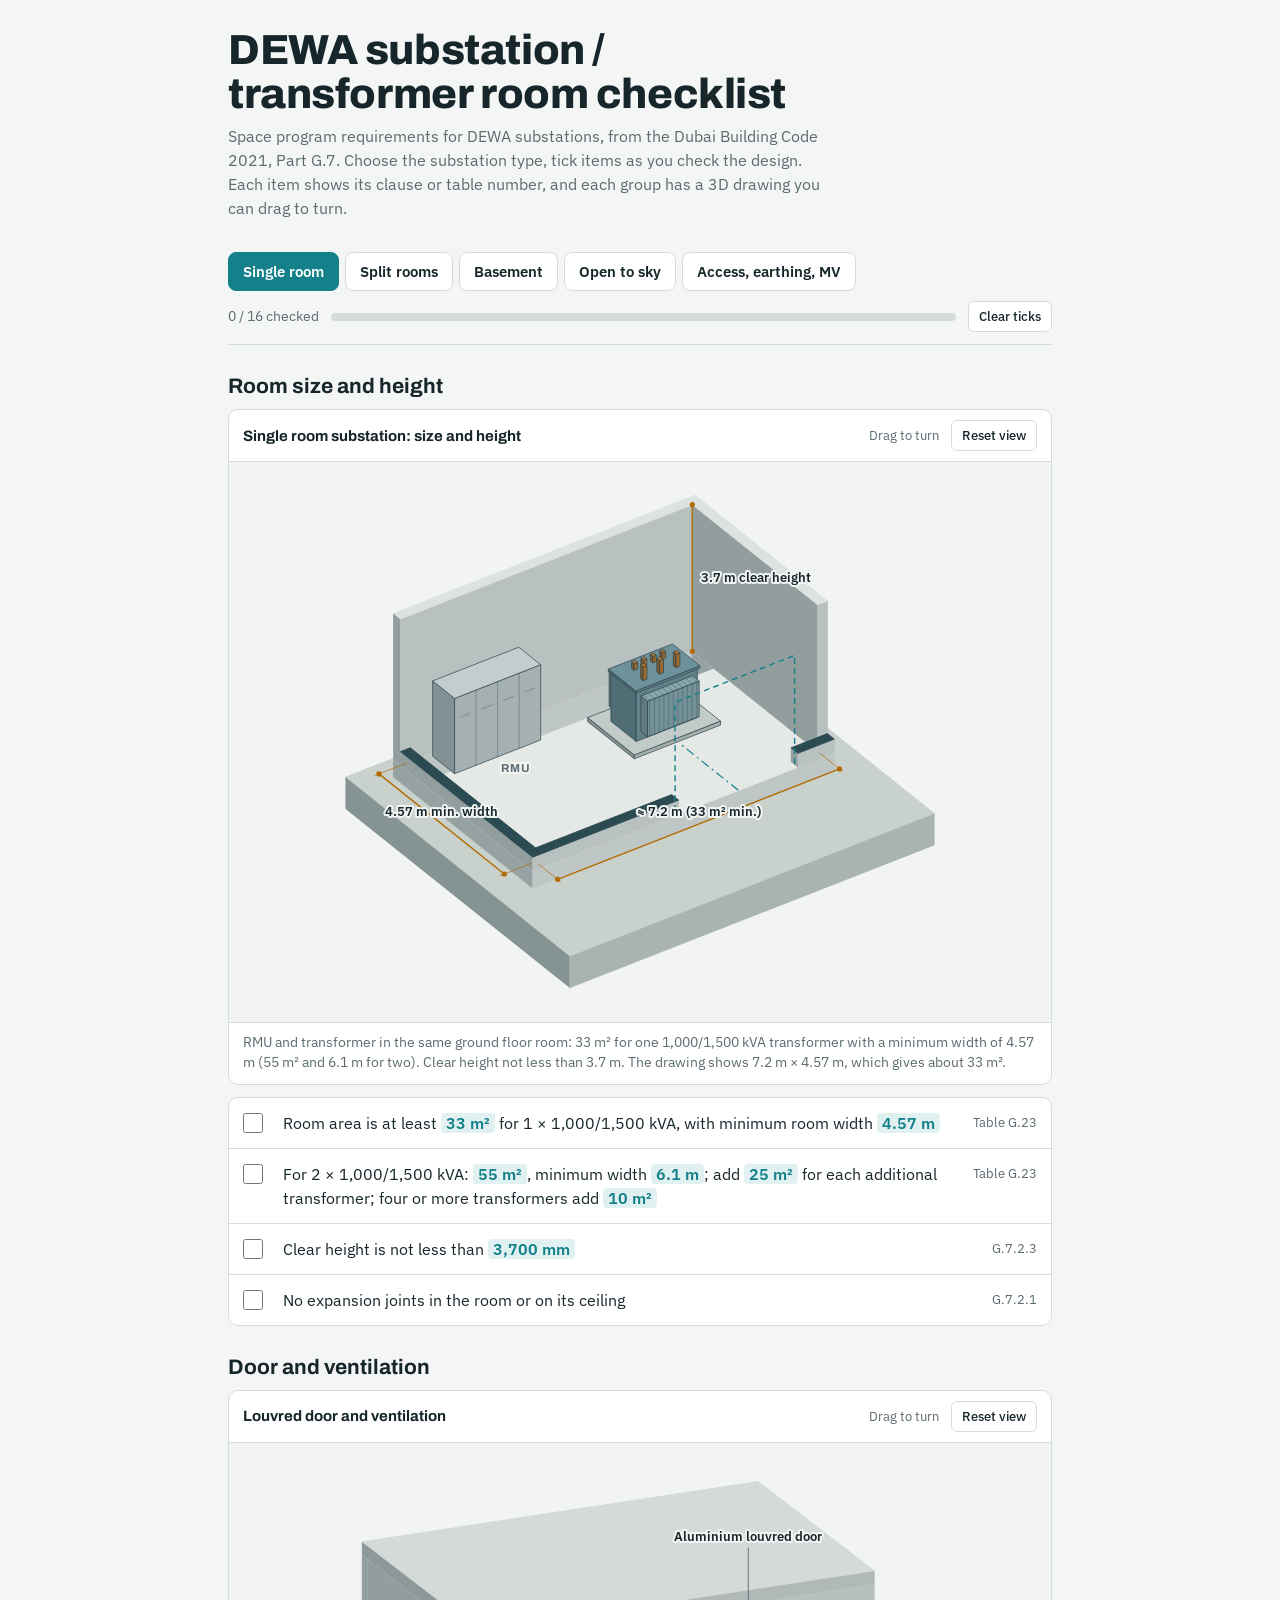
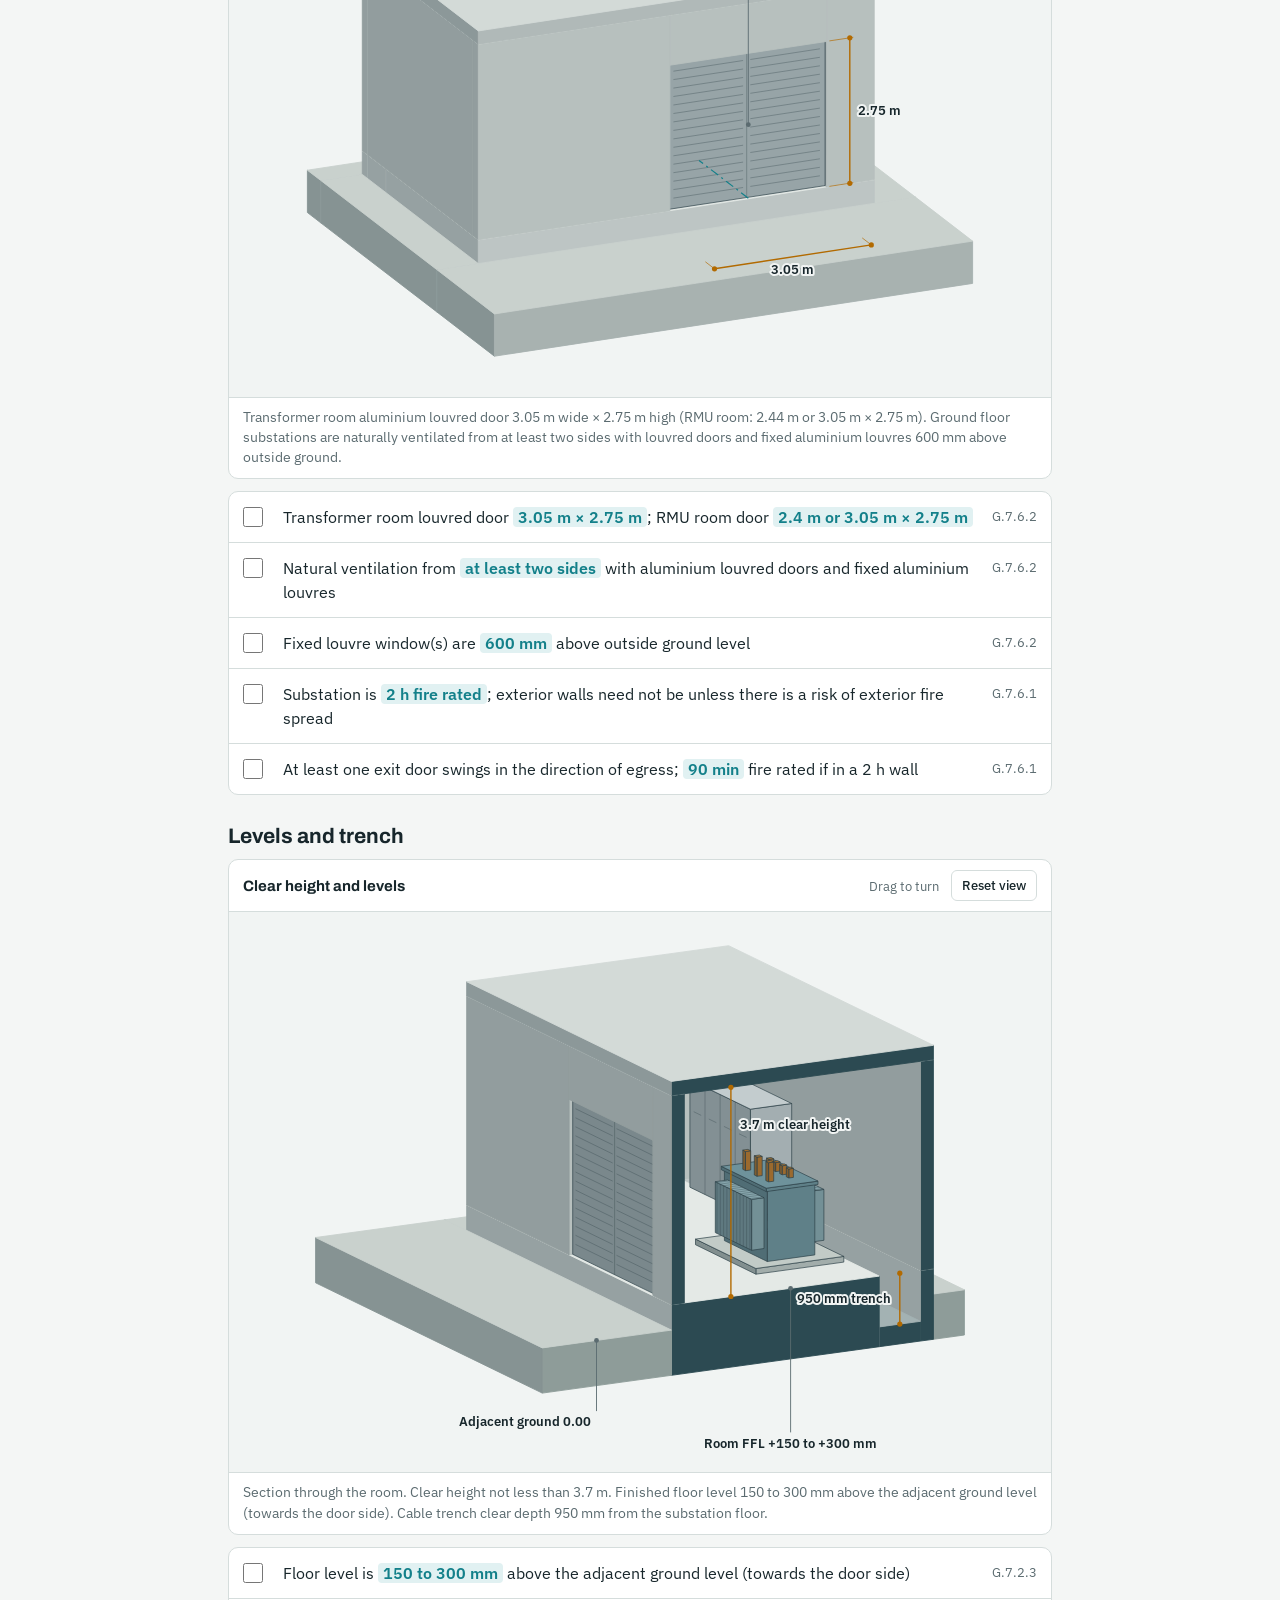
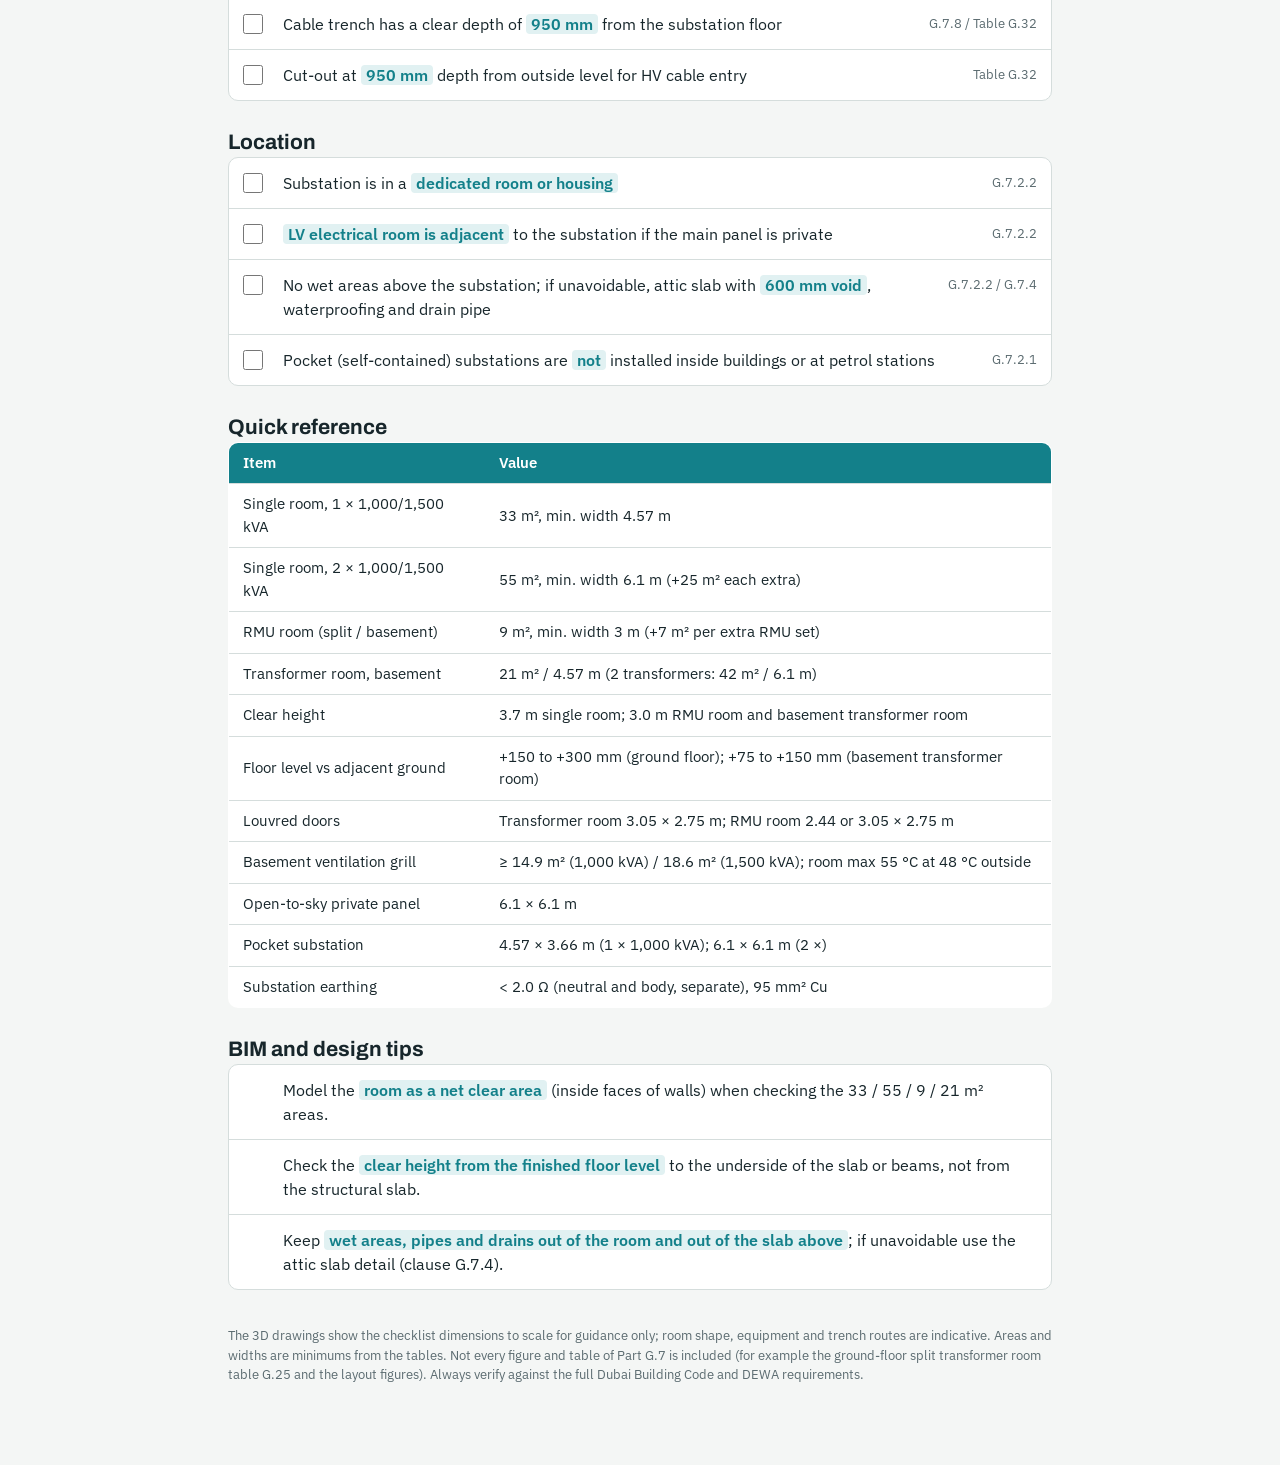
<file: dewa-substation.html>
<!doctype html><html><head><meta charset=utf8><meta name=viewport content="width=device-width,initial-scale=1,viewport-fit=cover"><style>:root{color-scheme:light;box-sizing:border-box;padding-top:env(safe-area-inset-top,0px);padding-bottom:env(safe-area-inset-bottom,0px)}html{scroll-padding-top:env(safe-area-inset-top,0px)}body{margin:0;padding:0;font:14px -apple-system,BlinkMacSystemFont,sans-serif;background:#faf9f5;color:#141413}img{max-width:100%}[hidden]:not([hidden=until-found i]){display:none!important}</style></head><body>
<title>DEWA Substation Checklist</title>
<link rel="preconnect" href="https://fonts.googleapis.com">
<link rel="preconnect" href="https://fonts.gstatic.com" crossorigin>
<link href="https://fonts.googleapis.com/css2?family=Archivo:wght@500;700;800&family=IBM+Plex+Sans:wght@400;500;600&display=swap" rel="stylesheet">
<style>
/* Layout: one reading column; each checklist group carries its own 3D drawing, cut away like a substation model. */
:root{
  --bg:#F4F6F5;--card:#FFFFFF;--ink:#17262B;--mute:#5B6B70;--line:#D5DDDC;
  --teal:#13808A;--teal-soft:#E1F1F2;--amber:#B26A00;--amber-soft:#FFF1D6;--done:#8A9A9E;
  /* 3D drawing materials */
  --stage:#F1F4F3;--m-ground:#C9D1CD;--m-floor:#E4E9E6;--m-wall:#DCE2DF;--m-trench:#A3B2B3;--m-cut:#2C4A52;--m-cutg:#8E9C99;
  --m-pad:#C2CBC7;--m-tx:#6E929B;--m-fin:#87A6AD;--m-bush:#B9772A;--m-door:#B4BFC2;--m-grill:#93A4A8;--m-roof:#D3DAD7;
  --m-panel:#C3CCCE;--m-ramp:#D2D8D4;--m-shade:#22363C;--edge:#2F4349;
  box-sizing:border-box;padding-top:env(safe-area-inset-top,0px);padding-bottom:env(safe-area-inset-bottom,0px);
}
@media (prefers-color-scheme:dark){:root:not([data-theme="light"]){
  --bg:#0F1A1D;--card:#17262B;--ink:#E8EFEF;--mute:#93A5A9;--line:#2B3F45;
  --teal:#4FC3CE;--teal-soft:#16363B;--amber:#F2B04C;--amber-soft:#3A2D12;--done:#6C8085;
  --stage:#132024;--m-ground:#263A3F;--m-floor:#364B51;--m-wall:#465B61;--m-trench:#1D2D32;--m-cut:#8FB0B6;--m-cutg:#56696C;
  --m-pad:#52696F;--m-tx:#6C97A1;--m-fin:#7FA8B1;--m-bush:#D69A45;--m-door:#8CA2A8;--m-grill:#6E858B;--m-roof:#3E5359;
  --m-panel:#5D757B;--m-ramp:#30454A;--m-shade:#0A1417;--edge:#0C181B;color-scheme:dark}}
:root[data-theme="dark"]{
  --bg:#0F1A1D;--card:#17262B;--ink:#E8EFEF;--mute:#93A5A9;--line:#2B3F45;
  --teal:#4FC3CE;--teal-soft:#16363B;--amber:#F2B04C;--amber-soft:#3A2D12;--done:#6C8085;
  --stage:#132024;--m-ground:#263A3F;--m-floor:#364B51;--m-wall:#465B61;--m-trench:#1D2D32;--m-cut:#8FB0B6;--m-cutg:#56696C;
  --m-pad:#52696F;--m-tx:#6C97A1;--m-fin:#7FA8B1;--m-bush:#D69A45;--m-door:#8CA2A8;--m-grill:#6E858B;--m-roof:#3E5359;
  --m-panel:#5D757B;--m-ramp:#30454A;--m-shade:#0A1417;--edge:#0C181B;color-scheme:dark}
html{scroll-padding-top:env(safe-area-inset-top,0px)}
*{box-sizing:border-box}
body{margin:0;background:var(--bg);color:var(--ink);font:400 16px/1.5 "IBM Plex Sans",system-ui,sans-serif}
.wrap{max-width:860px;margin:0 auto;padding-block:28px 80px;padding-inline:18px}
h1{font:800 clamp(28px,6vw,42px)/1.05 "Archivo",system-ui,sans-serif;margin:0 0 8px;letter-spacing:-.01em;text-wrap:balance}
.sub{color:var(--mute);margin:0 0 22px;max-width:60ch}
.bar{position:sticky;top:env(safe-area-inset-top,0px);z-index:5;background:var(--bg);padding:10px 0 12px;border-bottom:1px solid var(--line);margin-bottom:6px}
.tabs{display:flex;gap:6px;flex-wrap:wrap}
.tab{font:600 15px "IBM Plex Sans",system-ui,sans-serif;padding:9px 14px;border:1.5px solid var(--line);background:var(--card);color:var(--ink);border-radius:8px;cursor:pointer}
.tab[aria-selected="true"]{background:var(--teal);border-color:var(--teal);color:#fff}
@media (prefers-color-scheme:dark){:root:not([data-theme="light"]) .tab[aria-selected="true"]{color:#07191C}}
:root[data-theme="dark"] .tab[aria-selected="true"]{color:#07191C}
.tab:focus-visible,.row:focus-within,.btn:focus-visible,.stage:focus-visible{outline:3px solid var(--amber);outline-offset:2px}
.prog{display:flex;align-items:center;gap:12px;margin-top:10px;font-size:14px;color:var(--mute)}
.meter{flex:1;height:8px;background:var(--line);border-radius:4px;overflow:hidden}
.meter i{display:block;height:100%;width:0;background:var(--teal);transition:width .25s}
.btns{display:flex;gap:8px;margin-left:auto}
.btn{font:500 13px "IBM Plex Sans",system-ui,sans-serif;padding:6px 10px;border:1px solid var(--line);background:var(--card);color:var(--ink);border-radius:6px;cursor:pointer}
h2{font:700 21px "Archivo",system-ui,sans-serif;margin:30px 0 4px}
.note{font-size:14px;color:var(--mute);margin:0 0 10px}
.group{background:var(--card);border:1px solid var(--line);border-radius:10px;overflow:hidden}
.row{display:grid;grid-template-columns:28px 1fr auto;gap:12px;align-items:start;padding:13px 14px;border-top:1px solid var(--line);cursor:pointer}
.row:first-child{border-top:0}
.row input{width:20px;height:20px;margin:2px 0 0;accent-color:var(--teal)}
.row b{font-weight:600;color:var(--teal);background:var(--teal-soft);padding:0 5px;border-radius:4px}
.row.done .t{color:var(--done);text-decoration:line-through;text-decoration-color:var(--line)}
.row.done b{color:var(--done);background:transparent}
.cl{font-size:13px;color:var(--mute);white-space:nowrap;padding-top:2px}

/* 3D drawings */
.fig3{margin:12px 0 12px;background:var(--card);border:1px solid var(--line);border-radius:10px;overflow:hidden}
.fh{display:flex;align-items:center;gap:6px 12px;flex-wrap:wrap;padding:10px 14px}
.ft{font:700 15px "Archivo",system-ui,sans-serif}
.hint{font-size:12.5px;color:var(--mute);margin-left:auto}
.stage{background:var(--stage);border-block:1px solid var(--line);cursor:grab;touch-action:pan-y;-webkit-user-select:none;user-select:none}
.stage:active{cursor:grabbing}
.stage svg{display:block;width:100%}
.fig3 figcaption{padding:9px 14px 11px;font-size:13.5px;color:var(--mute)}
.f{fill:var(--c);fill:color-mix(in srgb,var(--c) var(--k),var(--m-shade));stroke:var(--c);stroke:color-mix(in srgb,var(--c) var(--k),var(--m-shade));stroke-width:.9;stroke-linejoin:round}
.f.e{stroke:var(--edge);stroke-width:.7}
.m-ground{--c:var(--m-ground)}.m-floor{--c:var(--m-floor)}.m-wall{--c:var(--m-wall)}.m-trench{--c:var(--m-trench)}
.m-cut{--c:var(--m-cut)}.m-cutg{--c:var(--m-cutg)}.m-pad{--c:var(--m-pad)}.m-tx{--c:var(--m-tx)}.m-fin{--c:var(--m-fin)}
.m-bush{--c:var(--m-bush)}.m-door{--c:var(--m-door)}.m-grill{--c:var(--m-grill)}.m-roof{--c:var(--m-roof)}
.m-panel{--c:var(--m-panel)}.m-ramp{--c:var(--m-ramp)}
.dl{fill:none;stroke:var(--edge);stroke-width:.6;opacity:.55}
.dm{fill:none;stroke:var(--amber);stroke-width:1.4}
.dx{fill:none;stroke:var(--amber);stroke-width:.8;opacity:.85}
.dt{fill:var(--amber)}
.gh{fill:none;stroke:var(--teal);stroke-width:1.4;stroke-dasharray:6 4}
.sw{fill:none;stroke:var(--amber);stroke-width:1.2;stroke-dasharray:4 4}
.cn{fill:none;stroke:var(--teal);stroke-width:1.2;stroke-dasharray:9 4 2 4}
.ld{fill:none;stroke:var(--mute);stroke-width:.9}
.lp{fill:var(--mute)}
.lb{font:600 12.5px "IBM Plex Sans",system-ui,sans-serif;fill:var(--ink);paint-order:stroke;stroke:var(--stage);stroke-width:4px;stroke-linejoin:round}
.lb.rn{font:700 11.5px "Archivo",system-ui,sans-serif;letter-spacing:.06em;fill:var(--mute)}

.also{margin-top:34px;padding:10px 14px;background:var(--amber-soft);color:var(--ink);border-left:4px solid var(--amber);border-radius:4px;font-size:14px}
table{width:100%;border-collapse:collapse;background:var(--card);border:1px solid var(--line);border-radius:10px;overflow:hidden;font-size:15px}
th,td{text-align:left;padding:9px 14px;border-top:1px solid var(--line)}
th{background:var(--teal);color:#fff;border-top:0;font-weight:600}
@media (prefers-color-scheme:dark){:root:not([data-theme="light"]) th{color:#07191C}}
:root[data-theme="dark"] th{color:#07191C}
.scroll{overflow-x:auto}
.look{display:flex;flex-wrap:wrap;align-items:center;gap:12px;background:var(--card);border:1px solid var(--line);border-radius:10px;padding:14px;margin-bottom:12px}
.look label{font-weight:600}
select{font:500 16px "IBM Plex Sans",system-ui,sans-serif;padding:8px 10px;border:1.5px solid var(--line);border-radius:8px;background:var(--bg);color:var(--ink);max-width:100%}
select:focus-visible{outline:3px solid var(--amber);outline-offset:2px}
.res{font:800 28px "Archivo",system-ui,sans-serif;color:var(--teal);margin-left:auto}
tr.hit td{background:var(--teal-soft);font-weight:600}
footer{margin-top:36px;font-size:13px;color:var(--mute)}
@media (max-width:520px){.row{grid-template-columns:28px 1fr}.cl{grid-column:2;padding-top:0}.hint{margin-left:0}}
@media (prefers-reduced-motion:reduce){.meter i{transition:none}}
@media print{.bar .tabs,.btns,.hint,.fh .btn{display:none}.bar{position:static}body{background:#fff}.fig3,.group{break-inside:avoid}}
</style>

<div class="wrap">
  <h1>DEWA substation / transformer room checklist</h1>
  <p class="sub">Space program requirements for DEWA substations, from the Dubai Building Code 2021, Part G.7. Choose the substation type, tick items as you check the design. Each item shows its clause or table number, and each group has a 3D drawing you can drag to turn.</p>

  <div class="bar">
    <div class="tabs" role="tablist" id="tabs"></div>
    <div class="prog"><span id="count">0 / 0</span><div class="meter"><i id="fill"></i></div>
      <div class="btns"><button class="btn" id="reset">Clear ticks</button></div></div>
  </div>

  <div id="list"></div>

  <h2>Quick reference</h2>
  <div class="scroll"><table>
    <tr><th>Item</th><th>Value</th></tr>
    <tr><td>Single room, 1 × 1,000/1,500 kVA</td><td>33 m², min. width 4.57 m</td></tr>
    <tr><td>Single room, 2 × 1,000/1,500 kVA</td><td>55 m², min. width 6.1 m (+25 m² each extra)</td></tr>
    <tr><td>RMU room (split / basement)</td><td>9 m², min. width 3 m (+7 m² per extra RMU set)</td></tr>
    <tr><td>Transformer room, basement</td><td>21 m² / 4.57 m (2 transformers: 42 m² / 6.1 m)</td></tr>
    <tr><td>Clear height</td><td>3.7 m single room; 3.0 m RMU room and basement transformer room</td></tr>
    <tr><td>Floor level vs adjacent ground</td><td>+150 to +300 mm (ground floor); +75 to +150 mm (basement transformer room)</td></tr>
    <tr><td>Louvred doors</td><td>Transformer room 3.05 × 2.75 m; RMU room 2.44 or 3.05 × 2.75 m</td></tr>
    <tr><td>Basement ventilation grill</td><td>≥ 14.9 m² (1,000 kVA) / 18.6 m² (1,500 kVA); room max 55 °C at 48 °C outside</td></tr>
    <tr><td>Open-to-sky private panel</td><td>6.1 × 6.1 m</td></tr>
    <tr><td>Pocket substation</td><td>4.57 × 3.66 m (1 × 1,000 kVA); 6.1 × 6.1 m (2 ×)</td></tr>
    <tr><td>Substation earthing</td><td>&lt; 2.0 Ω (neutral and body, separate), 95 mm² Cu</td></tr>
  </table></div>

  <h2>BIM and design tips</h2>
  <div class="group">
    <div class="row" style="cursor:default"><span></span><span>Model the <b>room as a net clear area</b> (inside faces of walls) when checking the 33 / 55 / 9 / 21 m² areas.</span><span></span></div>
    <div class="row" style="cursor:default"><span></span><span>Check the <b>clear height from the finished floor level</b> to the underside of the slab or beams, not from the structural slab.</span><span></span></div>
    <div class="row" style="cursor:default"><span></span><span>Keep <b>wet areas, pipes and drains out of the room and out of the slab above</b>; if unavoidable use the attic slab detail (clause G.7.4).</span><span></span></div>
  </div>

  <footer>The 3D drawings show the checklist dimensions to scale for guidance only; room shape, equipment and trench routes are indicative. Areas and widths are minimums from the tables. Not every figure and table of Part G.7 is included (for example the ground-floor split transformer room table G.25 and the layout figures). Always verify against the full Dubai Building Code and DEWA requirements.</footer>
</div>

<script>
/* ================= 3D drawings: small box modeller drawn as SVG ================= */
var F3=(function(){
var T=.25,FFL=.45,TRZ=-.45,GB=-.8,RAD=Math.PI/180;
function B(x0,y0,z0,x1,y1,z1,m,o){var b={a:[x0,y0,z0],b:[x1,y1,z1],m:m},k;if(o)for(k in o)b[k]=o[k];return b}
function add(p,o){return [p[0]+o[0],p[1]+o[1],p[2]+o[2]]}
function mul(o,k){return [o[0]*k,o[1]*k,o[2]*k]}
function cl(b){var c={},k;for(k in b)c[k]=b[k];c.a=b.a.slice();c.b=b.b.slice();return c}
function uniq(a){a.sort(function(x,y){return x-y});return a.filter(function(v,i){return !i||v-a[i-1]>1e-6})}

function doorDeco(d){var y=-T+.07,z0=FFL,z1=FFL+d.h,m=(d.x0+d.x1)/2,l=[[[m,y,z0],[m,y,z1]]],z;
  if(d.kind==='louvre'){for(z=z0+.2;z<z1-.12;z+=.16){l.push([[d.x0+.1,y,z],[m-.07,y,z]]);l.push([[m+.07,y,z],[d.x1-.1,y,z]])}}
  else{[[d.x0+.14,m-.1],[m+.1,d.x1-.14]].forEach(function(s){var a=z0+.16,b=z1-.16;
    l.push([[s[0],y,a],[s[1],y,a]],[[s[1],y,a],[s[1],y,b]],[[s[1],y,b],[s[0],y,b]],[[s[0],y,b],[s[0],y,a]])})}
  return [{n:[0,-1,0],l:l}]}
function grillDeco(x0,x1,z0,z1){var y=-T-.03,l=[],v;
  for(v=x0+.12;v<x1-.05;v+=.12)l.push([[v,y,z0],[v,y,z1]]);
  for(v=z0+.11;v<z1-.05;v+=.11)l.push([[x0,y,v],[x1,y,v]]);
  return [{n:[0,-1,0],l:l}]}
function ramp(x0,x1,yf,yb){var L=Math.sqrt(FFL*FFL+(yb-yf)*(yb-yf));
  return {a:[x0,yf,0],b:[x1,yb,FFL],m:'ramp',faces:[
    {n:[0,-FFL/L,(yb-yf)/L],p:[[x0,yf,0],[x1,yf,0],[x1,yb,FFL],[x0,yb,FFL]]},
    {n:[-1,0,0],p:[[x0,yf,0],[x0,yb,FFL],[x0,yb,0]]},
    {n:[1,0,0],p:[[x1,yf,0],[x1,yb,0],[x1,yb,FFL]]}]}}
/* transformer on its base: tank, lid, two radiator banks, HV and LV bushings */
function tx(cx,cy,pw,pd){var z=FFL+.1,bw=.78,bd=.46,bh=1.25,o=[B(cx-pw/2,cy-pd/2,FFL,cx+pw/2,cy+pd/2,z,'pad',{e:1})];
  o.push(B(cx-bw,cy-bd,z,cx+bw,cy+bd,z+bh,'tx',{e:1}));
  o.push(B(cx-bw-.04,cy-bd-.04,z+bh,cx+bw+.04,cy+bd+.04,z+bh+.06,'tx',{e:1}));
  [-1,1].forEach(function(s){var y0=s<0?cy-bd-.24:cy+bd,y1=y0+.24,yf=s<0?y0:y1,l=[],lt=[],x;
    for(x=cx-.6;x<=cx+.601;x+=.12){l.push([[x,yf,z+.2],[x,yf,z+1.1]]);lt.push([[x,y0,z+1.1],[x,y1,z+1.1]])}
    o.push(B(cx-.66,y0,z+.2,cx+.66,y1,z+1.1,'fin',{e:1,deco:[{n:[0,s,0],l:l},{n:[0,0,1],l:lt}]}))});
  [-.42,0,.42].forEach(function(dx){o.push(B(cx+dx-.05,cy-.27,z+bh+.06,cx+dx+.05,cy-.17,z+bh+.4,'bush',{e:1}))});
  [-.36,-.12,.12,.36].forEach(function(dx){o.push(B(cx+dx-.045,cy+.155,z+bh+.06,cx+dx+.045,cy+.245,z+bh+.22,'bush',{e:1}))});
  return o}
/* switchboard: a row of cubicles facing the door wall */
function board(x0,y0,x1,y1,z0,h){var l=[],x,n=Math.max(1,Math.round((x1-x0)/.6)),w=(x1-x0)/n,i;
  for(i=1;i<n;i++){x=x0+i*w;l.push([[x,y0,z0],[x,y0,z0+h]])}
  for(i=0;i<n;i++){x=x0+i*w;l.push([[x+w*.25,y0,z0+h*.72],[x+w*.75,y0,z0+h*.72]])}
  return [B(x0,y0,z0,x1,y1,z0+h,'panel',{e:1,deco:[{n:[0,-1,0],l:l}]})]}

/* a row of rooms sharing party walls, doors on the road side (south wall) */
function build(rooms,D,o){o=o||{};var H=o.H||3.5,top=FFL+H,obj=[],x=0,parts=[],ops=[],tr=o.trench||[],xs,ys,i,j,run,cur;
  rooms.forEach(function(r,i){r.x0=x;r.x1=x+r.w;x=r.x1;if(i<rooms.length-1){parts.push([x,x+T]);x+=T}});
  var X=x;
  xs=[-T,X+T];ys=[-T,D+T];tr.forEach(function(t){xs.push(t[0],t[2]);ys.push(t[1],t[3])});xs=uniq(xs);ys=uniq(ys);
  for(j=0;j<ys.length-1;j++){run=null;
    for(i=0;i<xs.length-1;i++){(function(){var cx=(xs[i]+xs[i+1])/2,cy=(ys[j]+ys[j+1])/2;
      var low=tr.some(function(t){return cx>t[0]&&cx<t[2]&&cy>t[1]&&cy<t[3]});
      if(run&&run.low===low)run.b[0]=xs[i+1];
      else{run=B(xs[i],ys[j],GB,xs[i+1],ys[j+1],low?TRZ:FFL,'floor',{st:1,low:low});if(low)run.fm={'z+':'trench'};obj.push(run)}})()}}
  var gf=o.gf==null?2.5:o.gf,gb=.6,gx=.8;
  obj.push(B(-T-gx,-T-gf,GB,X+T+gx,-T,0,'ground',{st:2}),B(-T-gx,D+T,GB,X+T+gx,D+T+gb,0,'ground',{st:2}),
           B(-T-gx,-T,GB,-T,D+T,0,'ground',{st:2}),B(X+T,-T,GB,X+T+gx,D+T,0,'ground',{st:2}));
  rooms.forEach(function(r){(r.doors||[]).forEach(function(d){ops.push({x0:r.x0+d.c-d.w/2,x1:r.x0+d.c+d.w/2,h:d.h,kind:d.kind,grill:d.grill,ramp:d.ramp!==false})})});
  ops.sort(function(p,q){return p.x0-q.x0});
  cur=-T;
  ops.forEach(function(d){var g0=FFL+d.h+.3,g1=FFL+d.h+.75;
    obj.push(B(cur,-T,FFL,d.x0,0,top,'wall',{w:'S',st:1}),B(d.x0,-T,FFL+d.h,d.x1,0,top,'wall',{w:'S',st:1}));cur=d.x1;
    obj.push(B(d.x0,-T+.07,FFL,d.x1,-T+.13,FFL+d.h,'door',{on:'S',e:1,deco:doorDeco(d)}));
    if(d.grill)obj.push(B(d.x0,-T-.03,g0,d.x1,-T,g1,'grill',{on:'S',e:1,deco:grillDeco(d.x0,d.x1,g0,g1)}));
    });
  obj.push(B(cur,-T,FFL,X+T,0,top,'wall',{w:'S',st:1}),B(-T,D,FFL,X+T,D+T,top,'wall',{w:'N',st:1}),
           B(-T,0,FFL,0,D,top,'wall',{w:'W',st:1}),B(X,0,FFL,X+T,D,top,'wall',{w:'E',st:1}));
  parts.forEach(function(p){obj.push(B(p[0],0,FFL,p[1],D,top,'wall',{w:'P',st:1}))});
  obj.push(B(-T,-T,top,X+T,D+T,top+.25,'roof',{roof:1,st:1}));
  rooms.forEach(function(r){if(r.it)obj=obj.concat(r.it(r.x0))});
  return {obj:obj,X:X,D:D,top:top,ops:ops}}

/* which boxes exist for this view and turn angle */
function scene(M,v,yaw){var th=yaw*RAD,ph=v.pitch*RAD,d=[-Math.sin(th)*Math.cos(ph),-Math.cos(th)*Math.cos(ph),Math.sin(ph)];
  var N={S:[0,-1],N:[0,1],W:[-1,0],E:[1,0]},cut={},k,out=[];
  if(v.cut){for(k in N)cut[k]=N[k][0]*d[0]+N[k][1]*d[1]>.1;cut.P=true}
  M.obj.forEach(function(b){var c=b;
    if(b.roof&&!v.roof)return;
    if(b.on&&cut[b.on])return;
    if(b.w&&cut[b.w]){if(b.a[2]>=FFL+.35)return;c=cl(b);c.b[2]=FFL+.35;c.fm={'z+':'cut'};c.deco=null}
    if(v.clipX!=null&&!c.faces){if(c.a[0]>=v.clipX-1e-6)return;
      if(c.b[0]>v.clipX-1e-6&&c.st){c=cl(c);c.b[0]=v.clipX;var fm={},q;for(q in c.fm||{})fm[q]=c.fm[q];fm['x+']=c.st===2?'cutg':'cut';c.fm=fm}}
    out.push(c)});
  return {o:out,d:d,cut:cut,th:th,ph:ph}}

/* back-to-front order: a box that lies wholly on the far side of another along x, y or z cannot hide it */
function order(S){var o=S.o,d=S.d,n=o.length,e=.004,inn=[],adj=[],key=[],done=[],out=[],i,j,p,q,c,best;
  function beh(A,Q){return (d[0]>0?A.b[0]<=Q.a[0]+e:A.a[0]>=Q.b[0]-e)||(d[1]>0?A.b[1]<=Q.a[1]+e:A.a[1]>=Q.b[1]-e)||A.b[2]<=Q.a[2]+e}
  for(i=0;i<n;i++){inn[i]=0;adj[i]=[];done[i]=0;key[i]=((o[i].a[0]+o[i].b[0])*d[0]+(o[i].a[1]+o[i].b[1])*d[1]+(o[i].a[2]+o[i].b[2])*d[2])/2}
  for(i=0;i<n;i++)for(j=i+1;j<n;j++){p=beh(o[i],o[j]);q=beh(o[j],o[i]);
    if(p&&!q){adj[i].push(j);inn[j]++}else if(q&&!p){adj[j].push(i);inn[i]++}}
  for(c=0;c<n;c++){best=-1;
    for(i=0;i<n;i++)if(!done[i]&&inn[i]<=0&&(best<0||key[i]<key[best]))best=i;
    if(best<0)for(i=0;i<n;i++)if(!done[i]&&(best<0||key[i]<key[best]))best=i;
    done[best]=1;out.push(o[best]);adj[best].forEach(function(t){inn[t]--})}
  return out}

function faces(b,d){if(b.faces)return b.faces.filter(function(f){return f.n[0]*d[0]+f.n[1]*d[1]+f.n[2]*d[2]>1e-6});
  var a=b.a,c=b.b,f=[],x,y;
  if(c[1]-a[1]>1e-6&&c[2]-a[2]>1e-6&&Math.abs(d[0])>1e-6){x=d[0]>0?c[0]:a[0];
    f.push({k:d[0]>0?'x+':'x-',n:[d[0]>0?1:-1,0,0],p:[[x,a[1],a[2]],[x,c[1],a[2]],[x,c[1],c[2]],[x,a[1],c[2]]]})}
  if(c[0]-a[0]>1e-6&&c[2]-a[2]>1e-6&&Math.abs(d[1])>1e-6){y=d[1]>0?c[1]:a[1];
    f.push({k:d[1]>0?'y+':'y-',n:[0,d[1]>0?1:-1,0],p:[[a[0],y,a[2]],[c[0],y,a[2]],[c[0],y,c[2]],[a[0],y,c[2]]]})}
  if(c[0]-a[0]>1e-6&&c[1]-a[1]>1e-6)f.push({k:'z+',n:[0,0,1],p:[[a[0],a[1],c[2]],[c[0],a[1],c[2]],[c[0],c[1],c[2]],[a[0],c[1],c[2]]]});
  return f}

function esc(s){return String(s).replace(/&/g,'&amp;').replace(/</g,'&lt;')}
function n1(v){return v.toFixed(1)}

/* scale the drawing to the card width; the scale stays fixed while turning */
function fit(F,Wpx){var v=F.v,pts=[],i,k,lo=[1e9,1e9,1e9],hi=[-1e9,-1e9,-1e9];
  F.M.obj.forEach(function(b){if(b.roof&&!v.roof)return;if(v.clipX!=null&&b.a[0]>=v.clipX-1e-6)return;
    var x1=v.clipX!=null?Math.min(b.b[0],v.clipX):b.b[0];
    [b.a[0],x1].forEach(function(x){[b.a[1],b.b[1]].forEach(function(y){[b.a[2],b.b[2]].forEach(function(z){pts.push([x,y,z])})})})});
  F.ann.forEach(function(a){var o=a.o||[0,0,0];['a','b'].forEach(function(q){if(a[q])pts.push(add(a[q],mul(o,1.15)))});
    ['p','q'].forEach(function(q){if(a[q])pts.push(a[q])});(a.pts||[]).forEach(function(p){pts.push(p)})});
  pts.forEach(function(p){for(k=0;k<3;k++){lo[k]=Math.min(lo[k],p[k]);hi[k]=Math.max(hi[k],p[k])}});
  F.c=[(lo[0]+hi[0])/2,(lo[1]+hi[1])/2,(lo[2]+hi[2])/2];
  var yaws=[],y,mx=0,y0=1e9,y1=-1e9,CP=Math.cos(v.pitch*RAD),SP=Math.sin(v.pitch*RAD);
  if(v.wrap)for(y=0;y<360;y+=15)yaws.push(y);else for(i=0;i<=6;i++)yaws.push(v.min+(v.max-v.min)*i/6);
  yaws.forEach(function(yw){var c=Math.cos(yw*RAD),s=Math.sin(yw*RAD);
    pts.forEach(function(p){var dx=p[0]-F.c[0],dy=p[1]-F.c[1],dz=p[2]-F.c[2],X=dx*c-dy*s,Y=-(dz*CP+(dx*s+dy*c)*SP);
      mx=Math.max(mx,Math.abs(X));y0=Math.min(y0,Y);y1=Math.max(y1,Y)})});
  var padX=Wpx<520?40:64,padT=30,padB=30;
  F.s=Math.min((Wpx-2*padX)/(2*mx),v.smax||66,(560-padT-padB)/(y1-y0));
  F.W=Wpx;F.H=Math.ceil(F.s*(y1-y0)+padT+padB);F.ox=Wpx/2;F.oy=padT-F.s*y0}

function draw(F){var S=scene(F.M,F.v,F.yaw),o=order(S),h='',lab='';
  var c=Math.cos(S.th),sn=Math.sin(S.th),CP=Math.cos(S.ph),SP=Math.sin(S.ph),C=F.c,s=F.s,ox=F.ox,oy=F.oy;
  function P(p){var dx=p[0]-C[0],dy=p[1]-C[1],dz=p[2]-C[2];return [ox+s*(dx*c-dy*sn),oy-s*(dz*CP+(dx*sn+dy*c)*SP)]}
  function poly(a){return a.map(function(p){var q=P(p);return n1(q[0])+','+n1(q[1])}).join(' ')}
  function ln(k,p,q){return '<line class="'+k+'" x1="'+n1(p[0])+'" y1="'+n1(p[1])+'" x2="'+n1(q[0])+'" y2="'+n1(q[1])+'"/>'}
  function dot(k,p,r){return '<circle class="'+k+'" cx="'+n1(p[0])+'" cy="'+n1(p[1])+'" r="'+r+'"/>'}
  function txt(k,x,y,str,an){var L=String(str).split('\n'),w=0;L.forEach(function(q){w=Math.max(w,q.length*6.9)});
    if(an==='start')x=Math.max(6,Math.min(x,F.W-6-w));else if(an==='end')x=Math.min(F.W-6,Math.max(x,6+w));else x=Math.max(6+w/2,Math.min(x,F.W-6-w/2));
    var t='<text class="lb'+(k?' '+k:'')+'" x="'+n1(x)+'" y="'+n1(y-(L.length-1)*15)+'" text-anchor="'+an+'">';
    L.forEach(function(q,i){t+='<tspan x="'+n1(x)+'"'+(i?' dy="15"':'')+'>'+esc(q)+'</tspan>'});return t+'</text>'}
  o.forEach(function(b){
    faces(b,S.d).forEach(function(f){var m=(b.fm&&b.fm[f.k])||b.m,nx=f.n[0]*c-f.n[1]*sn,ny=f.n[0]*sn+f.n[1]*c;
      var lit=(.30*nx-.35*ny+.88*f.n[2])/.994,k=(m==='cut'||m==='cutg')?100:Math.round(60+40*Math.max(0,Math.min(1,lit/.885)));
      h+='<polygon class="f m-'+m+(b.e?' e':'')+'" style="--k:'+k+'%" points="'+poly(f.p)+'"/>'});
    (b.deco||[]).forEach(function(dc){if(dc.n[0]*S.d[0]+dc.n[1]*S.d[1]+dc.n[2]*S.d[2]<.02)return;var dd='';
      dc.l.forEach(function(l){var p=P(l[0]),q=P(l[1]);dd+='M'+n1(p[0])+' '+n1(p[1])+'L'+n1(q[0])+' '+n1(q[1])});
      h+='<path class="dl" d="'+dd+'"/>'})});
  F.ann.forEach(function(a){if(a.when&&!S.cut[a.when])return;var str=F.W<520&&a.sn?a.sn:a.s;
    if(a.t==='dim'){var of=a.o||[0,0,0],A=P(add(a.a,of)),Q=P(add(a.b,of)),fr=a.f==null?.5:a.f;
      if(of[0]||of[1]||of[2])h+=ln('dx',P(add(a.a,mul(of,.12))),P(add(a.a,mul(of,1.15))))+ln('dx',P(add(a.b,mul(of,.12))),P(add(a.b,mul(of,1.15))));
      h+=ln('dm',A,Q)+dot('dt',A,2.6)+dot('dt',Q,2.6);
      lab+=txt('',A[0]+(Q[0]-A[0])*fr+(a.lp?a.lp[0]:0),A[1]+(Q[1]-A[1])*fr+(a.lp?a.lp[1]:-8),str,a.an||'middle')}
    else if(a.t==='call'){var p=P(a.p),q=P(a.q),an=a.an||'middle';
      h+=ln('ld',p,q)+dot('lp',p,2.4);
      lab+=txt('',q[0]+(an==='start'?6:an==='end'?-6:0),q[1]+(a.dy==null?(an==='middle'?-7:4):a.dy),str,an)}
    else if(a.t==='line'){h+='<polyline class="'+a.cls+'" points="'+poly(a.pts)+'"/>'}
    else if(a.t==='text'){var r=P(a.p);lab+=txt(a.cls,r[0],r[1],str,'middle')}});
  F.svg.setAttribute('viewBox','0 0 '+F.W+' '+F.H);F.svg.style.height=F.H+'px';
  F.svg.innerHTML=h+lab}

/* ---------- DEWA substation drawings ---------- */
function ghost(d){var y=-T/2,z1=FFL+d.h;return {t:'line',cls:'gh',when:'S',pts:[[d.x0,y,FFL],[d.x0,y,z1],[d.x1,y,z1],[d.x1,y,FFL]]}}
function centre(d,y1){var m=(d.x0+d.x1)/2;return {t:'line',cls:'cn',pts:[[m,-T,FFL+.01],[m,y1,FFL+.01]]}}
var VL={cut:1,pitch:34,yaw:35,wrap:1},VD={roof:1,pitch:20,yaw:24,min:-12,max:58};
var HS=3.7;
function singleRoom(){var W=7.2,D=4.57,cx=5.0,cy=D-.9-.85;
  return build([{w:W,doors:[{c:cx,w:3.05,h:2.75,kind:'louvre'}],
    it:function(x){return board(x+.5,D-.9,x+2.7,D-.1,FFL,1.9).concat(tx(x+cx,cy,2.2,1.7))}}],D,{H:HS,trench:[[0,D-.8,W,D]]})}
function splitRooms(){var D=4.6,H=3;
  return build([
    {w:3,doors:[{c:1.5,w:2.44,h:2.75,kind:'louvre'}],it:function(x){return board(x+.4,D-.9,x+2.6,D-.1,FFL,1.9)}},
    {w:4.57,doors:[{c:2.28,w:3.05,h:2.75,kind:'louvre'}],it:function(x){return tx(x+2.28,D-.9-.85,2.2,1.7)}}],D,{H:H,trench:[[0,D-.8,7.57,D]]})}
function baseRoom(){var W=4.57,D=4.6;
  return build([{w:W,doors:[{c:2.28,w:3.05,h:2.75,kind:'louvre'}],it:function(x){return tx(x+2.28,D-.9-.85,2.2,1.7)}}],D,{H:3})}
function skyYard(){var W=6.1,D=6.1;
  return build([{w:W,it:function(x){return board(x+.5,D-.9,x+2.7,D-.1,FFL,1.9).concat(tx(x+4.2,D-.9-.85,2.2,1.7))}}],D,{H:2.1,gf:3})}

var DEF={
 's:room':function(){var M=singleRoom(),d=M.ops[0];return {M:M,v:VL,t:'Single room substation: size and height',
   aria:'3D cutaway of a single room substation with RMU and transformer, minimum width 4.57 m and 3.7 m clear height',
   cap:'RMU and transformer in the same ground floor room: 33 m² for one 1,000/1,500 kVA transformer with a minimum width of 4.57 m (55 m² and 6.1 m for two). Clear height not less than 3.7 m. The drawing shows 7.2 m × 4.57 m, which gives about 33 m².',
   ann:[{t:'dim',a:[0,0,FFL],b:[7.2,0,FFL],o:[0,-T-.55,0],s:'≈ 7.2 m  (33 m² min.)',sn:'33 m²'},
        {t:'dim',a:[0,0,FFL],b:[0,4.57,FFL],o:[-T-.55,0,0],s:'4.57 m min. width'},
        {t:'dim',a:[7.2,4.57,FFL],b:[7.2,4.57,FFL+HS],s:'3.7 m clear height',lp:[9,4],an:'start'},
        {t:'text',cls:'rn',p:[1.6,3,FFL],s:'RMU',sn:'RMU'},
        centre(d,1.9),ghost(d)]}},
 's:door':function(){var M=singleRoom(),d=M.ops[0],top=M.top,m=(d.x0+d.x1)/2;
   return {M:M,v:VD,t:'Louvred door and ventilation',
   aria:'3D outside view of the transformer room louvre door, 3.05 m by 2.75 m',
   cap:'Transformer room aluminium louvred door 3.05 m wide × 2.75 m high (RMU room: 2.44 m or 3.05 m × 2.75 m). Ground floor substations are naturally ventilated from at least two sides with louvred doors and fixed aluminium louvres 600 mm above outside ground.',
   ann:[{t:'dim',a:[d.x0,-T-1.5,0],b:[d.x1,-T-1.5,0],o:[0,-.45,0],s:'3.05 m',lp:[0,17]},
        {t:'dim',a:[d.x1,-T,FFL],b:[d.x1,-T,FFL+2.75],o:[.45,0,0],s:'2.75 m',lp:[8,4],an:'start'},
        {t:'call',p:[m,-T,FFL+1.4],q:[m,-T,top+1.05],s:'Aluminium louvred door',sn:'Louvre door'},
        centre(d,1.9)]}},
 's:levels':function(){return levelFigD(singleRoom(),7.2,4.57,HS,'Clear height and levels','Section through the room. Clear height not less than 3.7 m. Finished floor level 150 to 300 mm above the adjacent ground level (towards the door side). Cable trench clear depth 950 mm from the substation floor.',true)},
 'p:plan':function(){var M=splitRooms(),a=[{t:'text',cls:'rn',p:[1.5,1.4,FFL],s:'RMU ROOM',sn:'RMU'},{t:'text',cls:'rn',p:[5.28,1.4,FFL],s:'TRANSFORMER ROOM',sn:'TX'},
     {t:'dim',a:[0,0,FFL],b:[3,0,FFL],o:[0,-T-.55,0],s:'3 m min. width',sn:'3 m'},
     {t:'dim',a:[3.25,0,FFL],b:[7.82,0,FFL],o:[0,-T-.55,0],s:'4.57 m min. width',sn:'4.57 m'},
     {t:'dim',a:[7.82,4.6,FFL],b:[7.82,4.6,FFL+3],s:'3 m clear height',lp:[9,4],an:'start'}];
   return {M:M,v:{cut:1,pitch:34,yaw:28,wrap:1},t:'Split room substation: RMU room and transformer room',
   aria:'3D cutaway of a split substation with a separate RMU room and transformer room',
   cap:'RMU room: 9 m² for one RMU set controlling two transformers, minimum width 3 m towards the door side, +7 m² per additional RMU set. Transformer room: 21 m² and 4.57 m width for one 1,000/1,500 kVA transformer. RMU room clear height at least 3 m. Layout is indicative.',ann:a}},
 'b:room':function(){var M=baseRoom();return levelFigD(M,4.57,4.6,3,'Basement transformer room: size, level and ventilation','Transformer room in the first basement only: 21 m², minimum width 4.57 m for one 1,000/1,500 kVA transformer (42 m² and 6.1 m for two); clear height at least 3 m; floor 75 to 150 mm above the adjacent ground level; cable trench 500 mm below finished floor (DEWA approval). Mechanical ventilation sized for 55 °C maximum at 48 °C outside, total grill area 14.9 m² (1,000 kVA) or 18.6 m² (1,500 kVA).',false)},
 'o:yard':function(){var M=skyYard();return {M:M,v:VL,t:'Open to sky substation with private panel',
   aria:'3D view of an open to sky substation yard, 6.1 m by 6.1 m with a compound wall not more than 2.1 m high',
   cap:'Open to sky dedicated substation with private panel: 1 × 1,000/1,500 kVA transformer and 1 RMU in a 6.1 m × 6.1 m yard along the RTA/public road or sikka. Compound wall not more than 2.1 m. LV room adjacent to the substation. Soakaway at least 3.66 m away.',
   ann:[{t:'dim',a:[0,0,FFL],b:[6.1,0,FFL],o:[0,-T-.55,0],s:'6.1 m'},
        {t:'dim',a:[0,0,FFL],b:[0,6.1,FFL],o:[-T-.55,0,0],s:'6.1 m'},
        {t:'dim',a:[6.1,0,FFL],b:[6.1,0,FFL+2.1],o:[.5,0,0],s:'≤ 2.1 m wall',lp:[8,4],an:'start'},
        {t:'dim',a:[6.1+T,3.2,0],b:[6.1+T+3.66,3.2,0],o:[0,0,0],s:'soakaway ≥ 3.66 m',lp:[0,-8]},
        {t:'text',cls:'rn',p:[3.05,3.2,FFL],s:'OPEN TO SKY',sn:'OPEN'}]}}
};
function levelFigD(M,W,D,H,title,cap,trench){
  var ann=[{t:'dim',a:[W,.9,FFL],b:[W,.9,FFL+H],s:H+' m clear height',sn:H+' m',f:.82,lp:[9,4],an:'start'},
    {t:'call',p:[W,-1.7,0],q:[W,-1.7,-1.25],s:'Adjacent ground 0.00',an:'end',dy:15},
    {t:'call',p:[W,D*.45,FFL],q:[W,D*.45,-2.1],s:trench?'Room FFL +150 to +300 mm':'Room FFL +75 to +150 mm',dy:16}];
  if(trench)ann.push({t:'dim',a:[W,D-.4,TRZ],b:[W,D-.4,FFL],s:'950 mm trench',lp:[-9,4],an:'end'});
  return {M:M,v:{roof:1,clipX:W,pitch:15,yaw:-62,min:-80,max:-38},t:title,aria:'3D section through the room',cap:cap,ann:ann}}

var RO=null,live=[];
function mount(el,F){
  el.innerHTML='<div class="fh"><span class="ft">'+esc(F.t)+'</span><span class="hint">Drag to turn</span><button class="btn" type="button">Reset view</button></div>'+
    '<div class="stage" tabindex="0" role="img" aria-label="'+esc(F.aria).replace(/"/g,'&quot;')+'"><svg xmlns="http://www.w3.org/2000/svg"></svg></div><figcaption>'+esc(F.cap)+'</figcaption>';
  var st=el.querySelector('.stage'),v=F.v,sx=null,sy=0,raf=0;
  F.svg=st.querySelector('svg');F.yaw=v.yaw;F.el=el;
  function clamp(){if(v.wrap){F.yaw=((F.yaw+180)%360+360)%360-180}else F.yaw=Math.max(v.min,Math.min(v.max,F.yaw))}
  function paint(){if(raf)return;raf=requestAnimationFrame(function(){raf=0;draw(F)})}
  st.addEventListener('pointerdown',function(e){sx=e.clientX;sy=F.yaw;try{st.setPointerCapture(e.pointerId)}catch(x){}});
  st.addEventListener('pointermove',function(e){if(sx==null)return;F.yaw=sy+(e.clientX-sx)*.45;clamp();paint()});
  ['pointerup','pointercancel'].forEach(function(k){st.addEventListener(k,function(){sx=null})});
  st.addEventListener('keydown',function(e){if(e.key==='ArrowLeft'||e.key==='ArrowRight'){F.yaw+=e.key==='ArrowLeft'?-10:10;clamp();paint();e.preventDefault()}});
  el.querySelector('.btn').addEventListener('click',function(){F.yaw=v.yaw;paint()});
  fit(F,st.clientWidth||760);draw(F);live.push(F);if(RO)RO.observe(st)}
function mountAll(root){
  if(RO)RO.disconnect();live=[];
  RO=window.ResizeObserver?new ResizeObserver(function(){live.forEach(function(F){var w=F.el.querySelector('.stage').clientWidth;if(w&&Math.abs(w-F.W)>1){fit(F,w);draw(F)}})}):null;
  root.querySelectorAll('figure[data-f]').forEach(function(el){var k=el.getAttribute('data-f');if(DEF[k])mount(el,DEF[k]())})}
function mountLV(el,label,size){live=live.filter(function(F){return F.el!==el});mount(el,lvFig(label,size))}
return {mountAll:mountAll,mountLV:mountLV,has:function(k){return !!DEF[k]}}})();


/* ================= checklist ================= */
var S1=[
 {h:"Room size and height",fig:"room",i:[
  ["Room area is at least **33 m²** for 1 × 1,000/1,500 kVA, with minimum room width **4.57 m**","Table G.23"],
  ["For 2 × 1,000/1,500 kVA: **55 m²**, minimum width **6.1 m**; add **25 m²** for each additional transformer; four or more transformers add **10 m²**","Table G.23"],
  ["Clear height is not less than **3,700 mm**","G.7.2.3"],
  ["No expansion joints in the room or on its ceiling","G.7.2.1"]]},
 {h:"Door and ventilation",fig:"door",i:[
  ["Transformer room louvred door **3.05 m × 2.75 m**; RMU room door **2.4 m or 3.05 m × 2.75 m**","G.7.6.2"],
  ["Natural ventilation from **at least two sides** with aluminium louvred doors and fixed aluminium louvres","G.7.6.2"],
  ["Fixed louvre window(s) are **600 mm** above outside ground level","G.7.6.2"],
  ["Substation is **2 h fire rated**; exterior walls need not be unless there is a risk of exterior fire spread","G.7.6.1"],
  ["At least one exit door swings in the direction of egress; **90 min** fire rated if in a 2 h wall","G.7.6.1"]]},
 {h:"Levels and trench",fig:"levels",i:[
  ["Floor level is **150 to 300 mm** above the adjacent ground level (towards the door side)","G.7.2.3"],
  ["Cable trench has a clear depth of **950 mm** from the substation floor","G.7.8 / Table G.32"],
  ["Cut-out at **950 mm** depth from outside level for HV cable entry","Table G.32"]]},
 {h:"Location",i:[
  ["Substation is in a **dedicated room or housing**","G.7.2.2"],
  ["**LV electrical room is adjacent** to the substation if the main panel is private","G.7.2.2"],
  ["No wet areas above the substation; if unavoidable, attic slab with **600 mm void**, waterproofing and drain pipe","G.7.2.2 / G.7.4"],
  ["Pocket (self-contained) substations are **not** installed inside buildings or at petrol stations","G.7.2.1"]]}
];
var S2=[
 {h:"RMU room (ground floor)",fig:"plan",i:[
  ["One RMU set controlling two transformers: **9 m²**, minimum width **3 m** towards the door side","Table G.24"],
  ["Additional RMU set: **7 m²** extra; four or more transformers: **10 m²**, minimum width **5 m**","Table G.24"],
  ["RMU room clear height at least **3 m**","G.7.2.3"],
  ["RMU door **2.4 m or 3.05 m × 2.75 m** louvred; room is **2 h fire rated**","G.7.6"]]},
 {h:"Transformer room",i:[
  ["Transformer room area follows the substation type tables (ground floor split rooms: Table G.25 – check the code)","Table G.25"],
  ["Transformer room door **3.05 m × 2.75 m** louvred; natural ventilation from at least two sides","G.7.6.2"],
  ["Floor level **150 to 300 mm** above adjacent ground (ground floor)","G.7.2.3"]]}
];
var S3=[
 {h:"Basement substation: rooms",fig:"room",i:[
  ["Transformer room is in the **first basement level only**","G.7.2.2"],
  ["Transformer room: **21 m²**, min. width **4.57 m** for 1 × 1,000/1,500 kVA; **+21 m²** per extra transformer; 2 × : **42 m²**, **6.1 m**","Table G.27"],
  ["RMU room on the ground floor: **9 m²**, min. width **3 m**; **+7 m²** per extra RMU set","Table G.26"],
  ["Transformer room clear height at least **3 m**; floor **75 to 150 mm** above adjacent outside ground (door side)","G.7.2.3"]]},
 {h:"Ventilation and fire",i:[
  ["Independent **mechanical ventilation** for transformer rooms with no exterior walls; equipment accessed from the landlord side","G.7.6.3"],
  ["Ventilation sized to keep the room at **55 °C max** with **48 °C** outside air; calculations provided","G.7.6.3"],
  ["Louvres on two sides as back-up; total grill area **≥ 14.9 m²** (1,000 kVA) or **≥ 18.6 m²** (1,500 kVA)","G.7.6.3"],
  ["Louvres protected by automatic **2 h fire rated shutters** or curtains on the landlord side, with **two combined fire/smoke detectors**","G.7.6.3"],
  ["Transformer room is **2 h fire rated**","G.7.6.3"]]},
 {h:"Transport and cable arrangement",i:[
  ["Ramp: straight, minimum width **3 m**, clear height **3 m**, slope not more than **1:10**; no sloped curves or speed humps","Table G.31"],
  ["Slab cut-out **3 m × 3 m** next to the main road; loading bay below; open to sky above or **7 m** clear height","Table G.31"],
  ["Basement transformer room cable trench **500 mm** below finished floor (subject to DEWA approval)","Table G.32"],
  ["Cable tray: **950 mm** clear from floor to tray bed, **450 mm** from slab to bed, **1.2 m** maintenance space on one side; not through closed rooms","Table G.32"],
  ["Cable route RMU to transformer room straight; minimum bending radius **950 mm** where unavoidable","Table G.32"]]}
];
var S4=[
 {h:"Open to sky: dedicated substation with private panel",fig:"yard",i:[
  ["1 × 1,000/1,500 kVA transformer and 1 RMU in **6.1 m × 6.1 m**","Table G.28"],
  ["Located along the RTA / public road or sikka; **LV room adjacent**","Table G.28"],
  ["Soakaway at least **3.66 m** from the substation","Table G.28"],
  ["Compound wall not more than **2.1 m**","Fig. G.45"]]},
 {h:"Open to sky pocket substation",i:[
  ["1 × 1,000 kVA: **4.57 m × 3.66 m**; 2 × 1,000 kVA: **6.1 m × 6.1 m**","Table G.29"],
  ["Side of 4.57 m or 6.1 m faces the RTA/public/service road","G.7.5.5"],
  ["Supplies through individual feeders, each **400 A maximum**","G.7.5.5"],
  ["Wall around foundation (three sides) not more than **2,100 mm**; soakaway at least **3.66 m**","G.7.5.5"]]},
 {h:"DEWA control room for direct 11 kV supply",i:[
  ["Two feeders, RMU room of block work and RCC slab: **29.16 m² (5.4 × 5.4 m)**; **8 m²** per additional feeder","Table G.30"],
  ["Or open to sky with FGRP kiosk supplied by DEWA: **37.2 m² (6.1 × 6.1 m)**; wall not more than **2.1 m**","Table G.30"]]}
];
var S5=[
 {h:"Location and access",i:[
  ["Substation / RMU room is directly on the **RTA / public road or sikka**","G.7.3"],
  ["Sikka clear width at least **6.1 m**; at least **3 m** if the RMU room is less than **12 m** from the main road","G.7.3"],
  ["DEWA staff and vehicle access from the plot limit, **open to sky and available 24/7**","G.7.3"],
  ["Split / basement arrangement: transformer room on an internal driveway **3 m wide × 3 m high** with direct access from the RTA road","G.7.3"]]},
 {h:"Earthing",i:[
  ["Two or more interconnected earth pits for **transformer neutral**, effective resistance **< 2.0 Ω**","G.7.2.4"],
  ["Two or more interconnected earth pits for **equipment body** earthing, **< 2.0 Ω**","G.7.2.4"],
  ["Neutral earthing and body earthing are **not interconnected**","G.7.2.4"],
  ["Earth strips on the trench wall, **50 mm** clear of the wall, with at least **four 12 mm holes**","G.7.2.4"],
  ["Copper earth conductors **95 mm²** (**120 mm²** if longer than 50 m)","G.7.2.4"]]},
 {h:"MV network and direct 11 kV",i:[
  ["Private 11 kV switchgear rated at least **31.5 kA** symmetrical, **3 s**","G.7.1.4"],
  ["Maximum sustained 11 kV feeder load **175 A / 3 MW** (300 mm² Cu XLPE); **160 A / 2.7 MW** (240 mm²)","G.7.1.3–G.7.1.4"],
  ["Cable trench: maximum **20** cables in two layers; **150 mm** horizontal and **100 mm** vertical spacing; **2 m** from heat sources","G.7.1.7"],
  ["Direct 11 kV (above 200 m towers): **cast resin transformers only**, losses **≤ 1.5%**, protection operates before DEWA protection","G.7.9"]]}
];
var MODES=[
 {k:"s",n:"Single room",g:S1},
 {k:"p",n:"Split rooms",g:S2},
 {k:"b",n:"Basement",g:S3},
 {k:"o",n:"Open to sky",g:S4},
 {k:"g",n:"Access, earthing, MV",g:S5}];

var cur="s", tabs=document.getElementById("tabs"), list=document.getElementById("list");
function key(m,gi,ii){return "dewa:"+m+":"+gi+":"+ii}
function get(k){try{return localStorage.getItem(k)==="1"}catch(e){return false}}
function set(k,v){try{v?localStorage.setItem(k,"1"):localStorage.removeItem(k)}catch(e){}}
function md(s){return s.replace(/\*\*([^*]+)\*\*/g,"<b>$1</b>")}
function esc(s){return s.replace(/&/g,"&amp;").replace(/</g,"&lt;")}
function render(){
  var m=MODES.filter(function(x){return x.k===cur})[0], html="", tot=0, n=0, seen={};
  tabs.innerHTML="";
  MODES.forEach(function(x){
    var b=document.createElement("button");b.className="tab";b.setAttribute("role","tab");
    b.setAttribute("aria-selected",x.k===cur);b.textContent=x.n;
    b.onclick=function(){cur=x.k;render()};tabs.appendChild(b)});
  m.g.forEach(function(g,gi){
    html+="<h2>"+esc(g.h)+"</h2>";
    (g.fig||"").split(" ").forEach(function(f){var k=m.k+":"+f;
      if(f&&F3.has(k)&&!seen[k]){seen[k]=1;html+='<figure class="fig3" data-f="'+k+'"></figure>'}});
    html+='<div class="group">';
    g.i.forEach(function(it,ii){
      var k=key(m.k,gi,ii), d=get(k); tot++; if(d)n++;
      html+='<label class="row'+(d?" done":"")+'"><input type="checkbox" data-k="'+k+'"'+(d?" checked":"")+'><span class="t">'+md(esc(it[0]))+'</span><span class="cl">'+(it[1]==="—"?"":it[1])+"</span></label>"});
    html+="</div>"});
  list.innerHTML=html; upd(tot,n);
  F3.mountAll(list);
  list.querySelectorAll("input").forEach(function(c){c.onchange=function(){
    set(c.dataset.k,c.checked);c.parentNode.classList.toggle("done",c.checked);
    var a=list.querySelectorAll("input"),dn=list.querySelectorAll("input:checked").length;upd(a.length,dn)}});
}
function upd(t,n){document.getElementById("count").textContent=n+" / "+t+" checked";
  document.getElementById("fill").style.width=(t?n/t*100:0)+"%"}
document.getElementById("reset").onclick=function(){
  list.querySelectorAll("input").forEach(function(c){c.checked=false;set(c.dataset.k,false);c.parentNode.classList.remove("done")});
  upd(list.querySelectorAll("input").length,0)};
render();
</script>

</body></html>
</file>
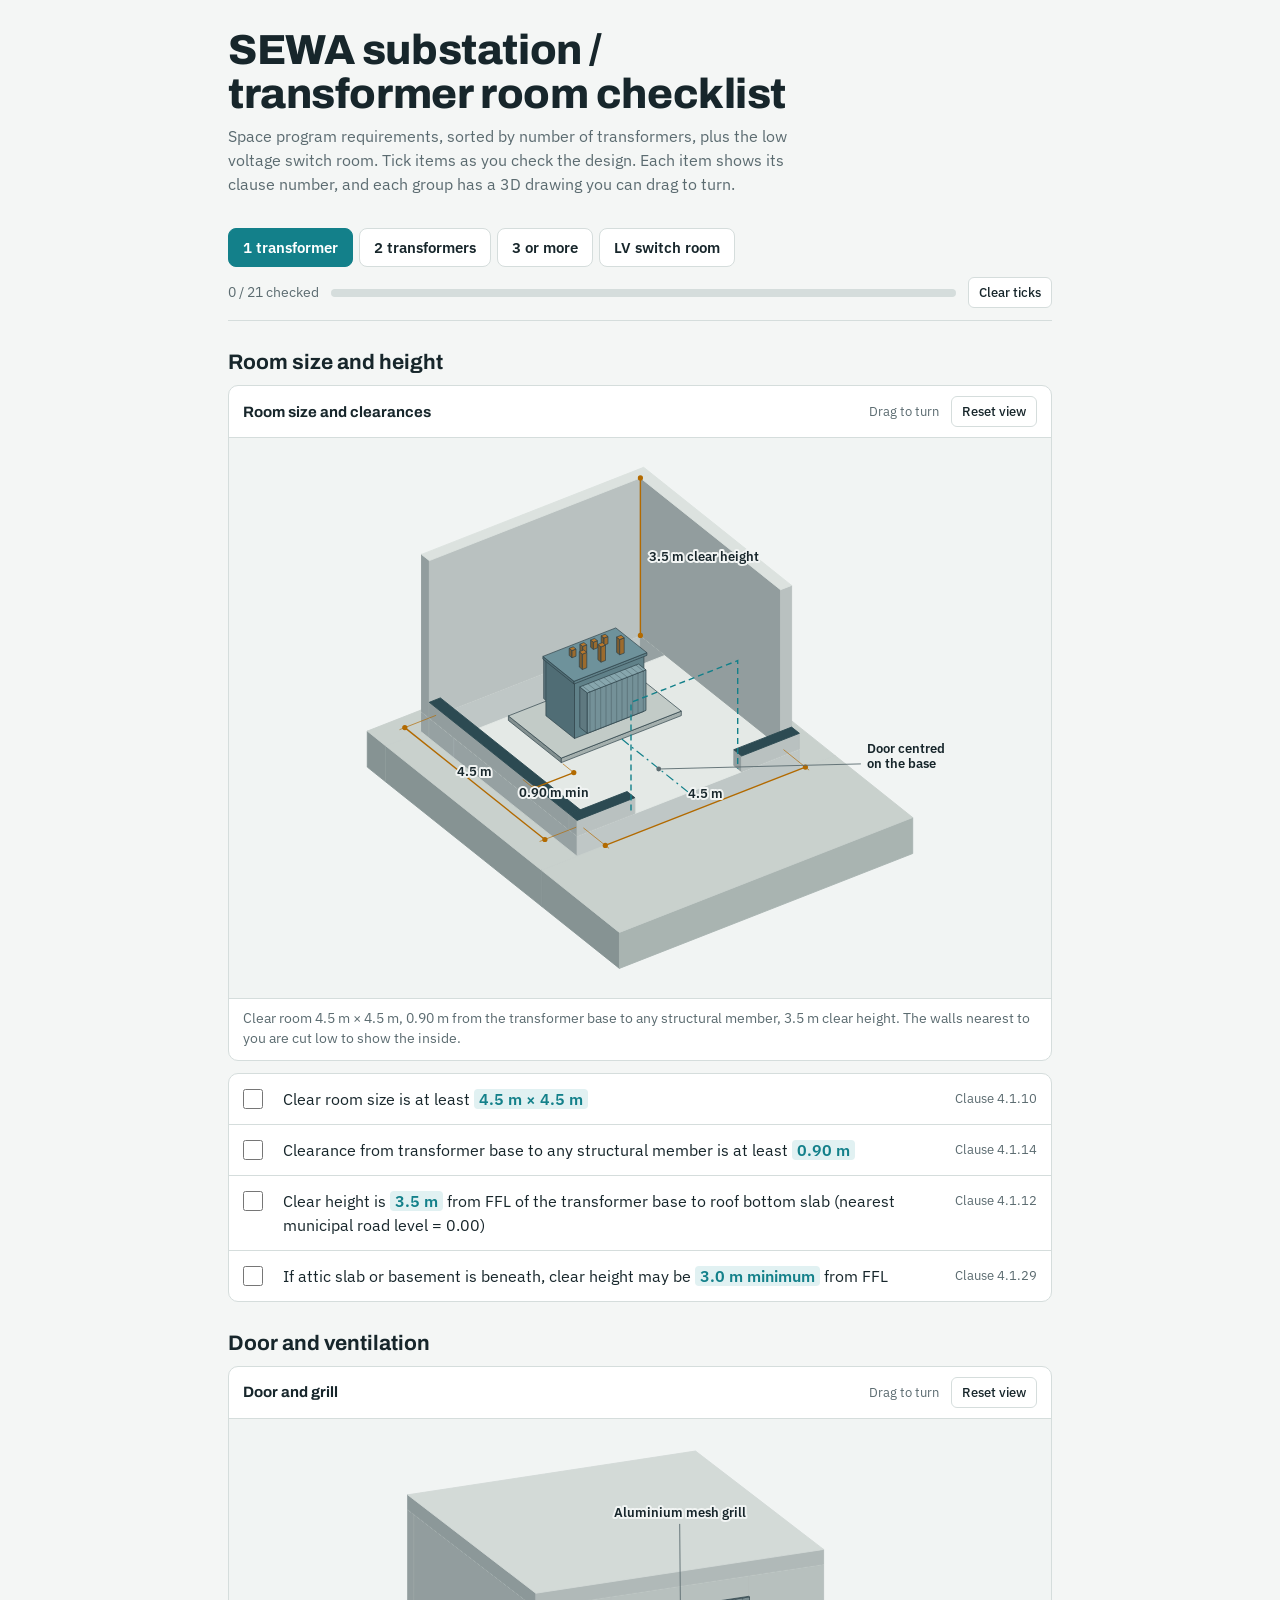
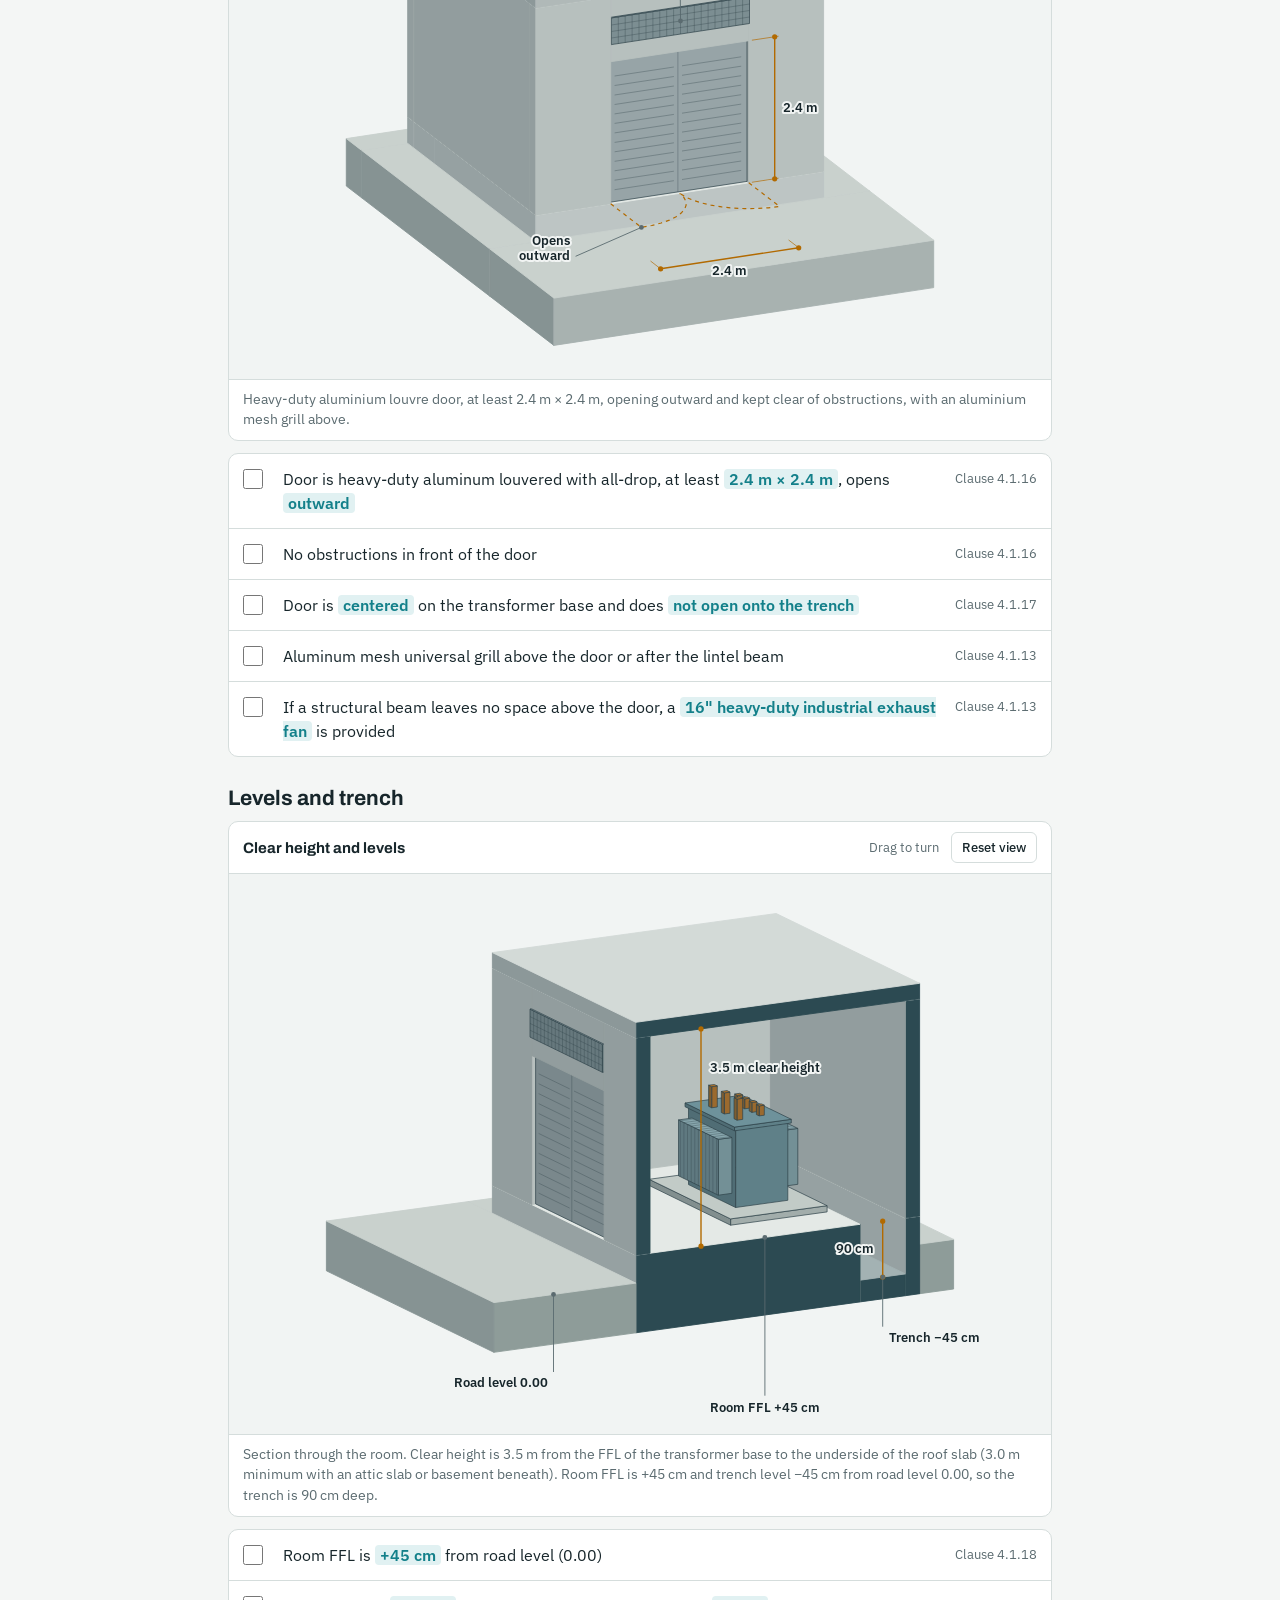
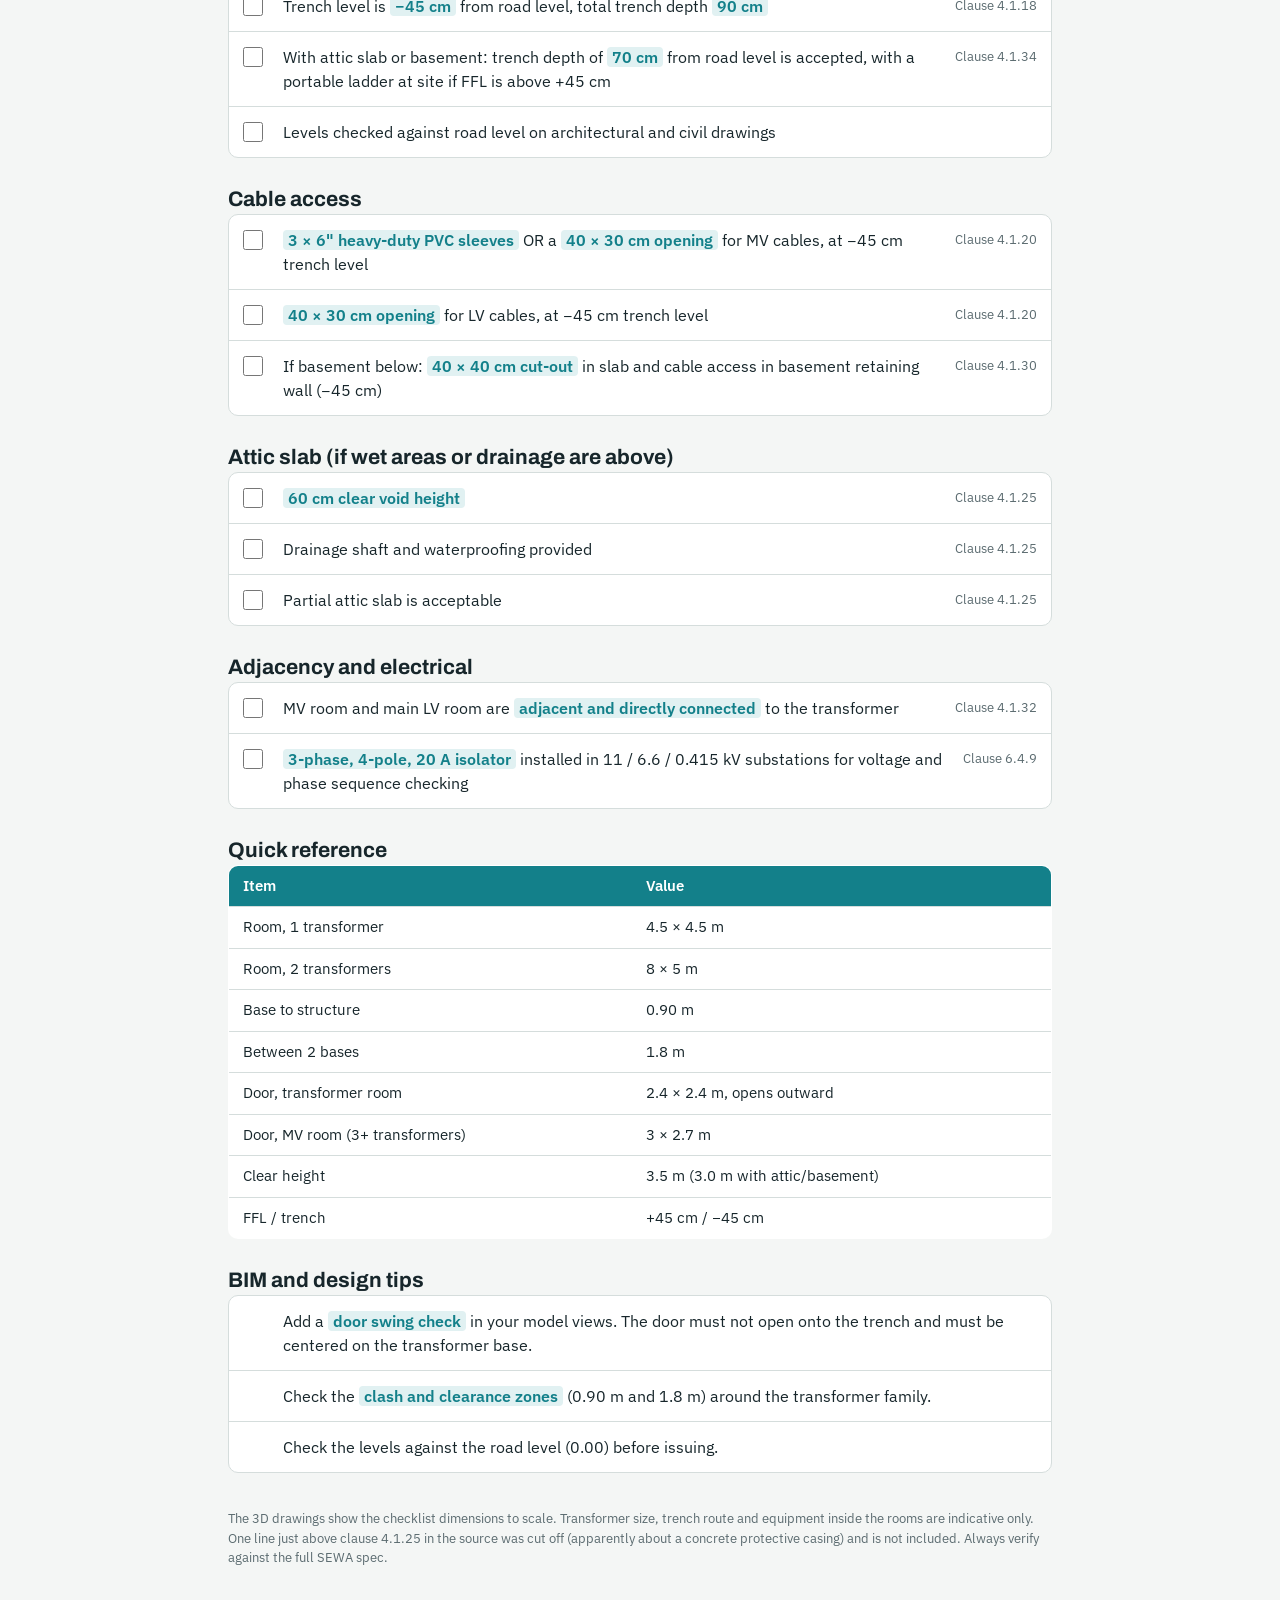
<file: space-program.html>
<!doctype html><html><head><meta charset=utf8><meta name=viewport content="width=device-width,initial-scale=1,viewport-fit=cover"><style>:root{color-scheme:light;box-sizing:border-box;padding-top:env(safe-area-inset-top,0px);padding-bottom:env(safe-area-inset-bottom,0px)}html{scroll-padding-top:env(safe-area-inset-top,0px)}body{margin:0;padding:0;font:14px -apple-system,BlinkMacSystemFont,sans-serif;background:#faf9f5;color:#141413}img{max-width:100%}[hidden]:not([hidden=until-found i]){display:none!important}</style></head><body>
<title>SEWA Transformer Room Checklist</title>
<link rel="preconnect" href="https://fonts.googleapis.com">
<link rel="preconnect" href="https://fonts.gstatic.com" crossorigin>
<link href="https://fonts.googleapis.com/css2?family=Archivo:wght@500;700;800&family=IBM+Plex+Sans:wght@400;500;600&display=swap" rel="stylesheet">
<style>
/* Layout: one reading column; each checklist group carries its own 3D drawing, cut away like a substation model. */
:root{
  --bg:#F4F6F5;--card:#FFFFFF;--ink:#17262B;--mute:#5B6B70;--line:#D5DDDC;
  --teal:#13808A;--teal-soft:#E1F1F2;--amber:#B26A00;--amber-soft:#FFF1D6;--done:#8A9A9E;
  /* 3D drawing materials */
  --stage:#F1F4F3;--m-ground:#C9D1CD;--m-floor:#E4E9E6;--m-wall:#DCE2DF;--m-trench:#A3B2B3;--m-cut:#2C4A52;--m-cutg:#8E9C99;
  --m-pad:#C2CBC7;--m-tx:#6E929B;--m-fin:#87A6AD;--m-bush:#B9772A;--m-door:#B4BFC2;--m-grill:#93A4A8;--m-roof:#D3DAD7;
  --m-panel:#C3CCCE;--m-ramp:#D2D8D4;--m-shade:#22363C;--edge:#2F4349;
  box-sizing:border-box;padding-top:env(safe-area-inset-top,0px);padding-bottom:env(safe-area-inset-bottom,0px);
}
@media (prefers-color-scheme:dark){:root:not([data-theme="light"]){
  --bg:#0F1A1D;--card:#17262B;--ink:#E8EFEF;--mute:#93A5A9;--line:#2B3F45;
  --teal:#4FC3CE;--teal-soft:#16363B;--amber:#F2B04C;--amber-soft:#3A2D12;--done:#6C8085;
  --stage:#132024;--m-ground:#263A3F;--m-floor:#364B51;--m-wall:#465B61;--m-trench:#1D2D32;--m-cut:#8FB0B6;--m-cutg:#56696C;
  --m-pad:#52696F;--m-tx:#6C97A1;--m-fin:#7FA8B1;--m-bush:#D69A45;--m-door:#8CA2A8;--m-grill:#6E858B;--m-roof:#3E5359;
  --m-panel:#5D757B;--m-ramp:#30454A;--m-shade:#0A1417;--edge:#0C181B;color-scheme:dark}}
:root[data-theme="dark"]{
  --bg:#0F1A1D;--card:#17262B;--ink:#E8EFEF;--mute:#93A5A9;--line:#2B3F45;
  --teal:#4FC3CE;--teal-soft:#16363B;--amber:#F2B04C;--amber-soft:#3A2D12;--done:#6C8085;
  --stage:#132024;--m-ground:#263A3F;--m-floor:#364B51;--m-wall:#465B61;--m-trench:#1D2D32;--m-cut:#8FB0B6;--m-cutg:#56696C;
  --m-pad:#52696F;--m-tx:#6C97A1;--m-fin:#7FA8B1;--m-bush:#D69A45;--m-door:#8CA2A8;--m-grill:#6E858B;--m-roof:#3E5359;
  --m-panel:#5D757B;--m-ramp:#30454A;--m-shade:#0A1417;--edge:#0C181B;color-scheme:dark}
html{scroll-padding-top:env(safe-area-inset-top,0px)}
*{box-sizing:border-box}
body{margin:0;background:var(--bg);color:var(--ink);font:400 16px/1.5 "IBM Plex Sans",system-ui,sans-serif}
.wrap{max-width:860px;margin:0 auto;padding-block:28px 80px;padding-inline:18px}
h1{font:800 clamp(28px,6vw,42px)/1.05 "Archivo",system-ui,sans-serif;margin:0 0 8px;letter-spacing:-.01em;text-wrap:balance}
.sub{color:var(--mute);margin:0 0 22px;max-width:60ch}
.bar{position:sticky;top:env(safe-area-inset-top,0px);z-index:5;background:var(--bg);padding:10px 0 12px;border-bottom:1px solid var(--line);margin-bottom:6px}
.tabs{display:flex;gap:6px;flex-wrap:wrap}
.tab{font:600 15px "IBM Plex Sans",system-ui,sans-serif;padding:9px 14px;border:1.5px solid var(--line);background:var(--card);color:var(--ink);border-radius:8px;cursor:pointer}
.tab[aria-selected="true"]{background:var(--teal);border-color:var(--teal);color:#fff}
@media (prefers-color-scheme:dark){:root:not([data-theme="light"]) .tab[aria-selected="true"]{color:#07191C}}
:root[data-theme="dark"] .tab[aria-selected="true"]{color:#07191C}
.tab:focus-visible,.row:focus-within,.btn:focus-visible,.stage:focus-visible{outline:3px solid var(--amber);outline-offset:2px}
.prog{display:flex;align-items:center;gap:12px;margin-top:10px;font-size:14px;color:var(--mute)}
.meter{flex:1;height:8px;background:var(--line);border-radius:4px;overflow:hidden}
.meter i{display:block;height:100%;width:0;background:var(--teal);transition:width .25s}
.btns{display:flex;gap:8px;margin-left:auto}
.btn{font:500 13px "IBM Plex Sans",system-ui,sans-serif;padding:6px 10px;border:1px solid var(--line);background:var(--card);color:var(--ink);border-radius:6px;cursor:pointer}
h2{font:700 21px "Archivo",system-ui,sans-serif;margin:30px 0 4px}
.note{font-size:14px;color:var(--mute);margin:0 0 10px}
.group{background:var(--card);border:1px solid var(--line);border-radius:10px;overflow:hidden}
.row{display:grid;grid-template-columns:28px 1fr auto;gap:12px;align-items:start;padding:13px 14px;border-top:1px solid var(--line);cursor:pointer}
.row:first-child{border-top:0}
.row input{width:20px;height:20px;margin:2px 0 0;accent-color:var(--teal)}
.row b{font-weight:600;color:var(--teal);background:var(--teal-soft);padding:0 5px;border-radius:4px}
.row.done .t{color:var(--done);text-decoration:line-through;text-decoration-color:var(--line)}
.row.done b{color:var(--done);background:transparent}
.cl{font-size:13px;color:var(--mute);white-space:nowrap;padding-top:2px}

/* 3D drawings */
.fig3{margin:12px 0 12px;background:var(--card);border:1px solid var(--line);border-radius:10px;overflow:hidden}
.fh{display:flex;align-items:center;gap:6px 12px;flex-wrap:wrap;padding:10px 14px}
.ft{font:700 15px "Archivo",system-ui,sans-serif}
.hint{font-size:12.5px;color:var(--mute);margin-left:auto}
.stage{background:var(--stage);border-block:1px solid var(--line);cursor:grab;touch-action:pan-y;-webkit-user-select:none;user-select:none}
.stage:active{cursor:grabbing}
.stage svg{display:block;width:100%}
.fig3 figcaption{padding:9px 14px 11px;font-size:13.5px;color:var(--mute)}
.f{fill:var(--c);fill:color-mix(in srgb,var(--c) var(--k),var(--m-shade));stroke:var(--c);stroke:color-mix(in srgb,var(--c) var(--k),var(--m-shade));stroke-width:.9;stroke-linejoin:round}
.f.e{stroke:var(--edge);stroke-width:.7}
.m-ground{--c:var(--m-ground)}.m-floor{--c:var(--m-floor)}.m-wall{--c:var(--m-wall)}.m-trench{--c:var(--m-trench)}
.m-cut{--c:var(--m-cut)}.m-cutg{--c:var(--m-cutg)}.m-pad{--c:var(--m-pad)}.m-tx{--c:var(--m-tx)}.m-fin{--c:var(--m-fin)}
.m-bush{--c:var(--m-bush)}.m-door{--c:var(--m-door)}.m-grill{--c:var(--m-grill)}.m-roof{--c:var(--m-roof)}
.m-panel{--c:var(--m-panel)}.m-ramp{--c:var(--m-ramp)}
.dl{fill:none;stroke:var(--edge);stroke-width:.6;opacity:.55}
.dm{fill:none;stroke:var(--amber);stroke-width:1.4}
.dx{fill:none;stroke:var(--amber);stroke-width:.8;opacity:.85}
.dt{fill:var(--amber)}
.gh{fill:none;stroke:var(--teal);stroke-width:1.4;stroke-dasharray:6 4}
.sw{fill:none;stroke:var(--amber);stroke-width:1.2;stroke-dasharray:4 4}
.cn{fill:none;stroke:var(--teal);stroke-width:1.2;stroke-dasharray:9 4 2 4}
.ld{fill:none;stroke:var(--mute);stroke-width:.9}
.lp{fill:var(--mute)}
.lb{font:600 12.5px "IBM Plex Sans",system-ui,sans-serif;fill:var(--ink);paint-order:stroke;stroke:var(--stage);stroke-width:4px;stroke-linejoin:round}
.lb.rn{font:700 11.5px "Archivo",system-ui,sans-serif;letter-spacing:.06em;fill:var(--mute)}

.also{margin-top:34px;padding:10px 14px;background:var(--amber-soft);color:var(--ink);border-left:4px solid var(--amber);border-radius:4px;font-size:14px}
table{width:100%;border-collapse:collapse;background:var(--card);border:1px solid var(--line);border-radius:10px;overflow:hidden;font-size:15px}
th,td{text-align:left;padding:9px 14px;border-top:1px solid var(--line)}
th{background:var(--teal);color:#fff;border-top:0;font-weight:600}
@media (prefers-color-scheme:dark){:root:not([data-theme="light"]) th{color:#07191C}}
:root[data-theme="dark"] th{color:#07191C}
.scroll{overflow-x:auto}
.look{display:flex;flex-wrap:wrap;align-items:center;gap:12px;background:var(--card);border:1px solid var(--line);border-radius:10px;padding:14px;margin-bottom:12px}
.look label{font-weight:600}
select{font:500 16px "IBM Plex Sans",system-ui,sans-serif;padding:8px 10px;border:1.5px solid var(--line);border-radius:8px;background:var(--bg);color:var(--ink);max-width:100%}
select:focus-visible{outline:3px solid var(--amber);outline-offset:2px}
.res{font:800 28px "Archivo",system-ui,sans-serif;color:var(--teal);margin-left:auto}
tr.hit td{background:var(--teal-soft);font-weight:600}
footer{margin-top:36px;font-size:13px;color:var(--mute)}
@media (max-width:520px){.row{grid-template-columns:28px 1fr}.cl{grid-column:2;padding-top:0}.hint{margin-left:0}}
@media (prefers-reduced-motion:reduce){.meter i{transition:none}}
@media print{.bar .tabs,.btns,.hint,.fh .btn{display:none}.bar{position:static}body{background:#fff}.fig3,.group{break-inside:avoid}}
</style>

<div class="wrap">
  <h1>SEWA substation / transformer room checklist</h1>
  <p class="sub">Space program requirements, sorted by number of transformers, plus the low voltage switch room. Tick items as you check the design. Each item shows its clause number, and each group has a 3D drawing you can drag to turn.</p>

  <div class="bar">
    <div class="tabs" role="tablist" id="tabs"></div>
    <div class="prog"><span id="count">0 / 0</span><div class="meter"><i id="fill"></i></div>
      <div class="btns"><button class="btn" id="reset">Clear ticks</button></div></div>
  </div>

  <div id="list"></div>

  <h2>Quick reference</h2>
  <div class="scroll"><table>
    <tr><th>Item</th><th>Value</th></tr>
    <tr><td>Room, 1 transformer</td><td>4.5 × 4.5 m</td></tr>
    <tr><td>Room, 2 transformers</td><td>8 × 5 m</td></tr>
    <tr><td>Base to structure</td><td>0.90 m</td></tr>
    <tr><td>Between 2 bases</td><td>1.8 m</td></tr>
    <tr><td>Door, transformer room</td><td>2.4 × 2.4 m, opens outward</td></tr>
    <tr><td>Door, MV room (3+ transformers)</td><td>3 × 2.7 m</td></tr>
    <tr><td>Clear height</td><td>3.5 m (3.0 m with attic/basement)</td></tr>
    <tr><td>FFL / trench</td><td>+45 cm / −45 cm</td></tr>
  </table></div>

  <h2>BIM and design tips</h2>
  <div class="group">
    <div class="row" style="cursor:default"><span></span><span>Add a <b>door swing check</b> in your model views. The door must not open onto the trench and must be centered on the transformer base.</span><span></span></div>
    <div class="row" style="cursor:default"><span></span><span>Check the <b>clash and clearance zones</b> (0.90 m and 1.8 m) around the transformer family.</span><span></span></div>
    <div class="row" style="cursor:default"><span></span><span>Check the levels against the road level (0.00) before issuing.</span><span></span></div>
  </div>

  <footer>The 3D drawings show the checklist dimensions to scale. Transformer size, trench route and equipment inside the rooms are indicative only. One line just above clause 4.1.25 in the source was cut off (apparently about a concrete protective casing) and is not included. Always verify against the full SEWA spec.</footer>
</div>

<script>
/* ================= 3D drawings: small box modeller drawn as SVG ================= */
var F3=(function(){
var T=.25,FFL=.45,TRZ=-.45,GB=-.8,RAD=Math.PI/180;
function B(x0,y0,z0,x1,y1,z1,m,o){var b={a:[x0,y0,z0],b:[x1,y1,z1],m:m},k;if(o)for(k in o)b[k]=o[k];return b}
function add(p,o){return [p[0]+o[0],p[1]+o[1],p[2]+o[2]]}
function mul(o,k){return [o[0]*k,o[1]*k,o[2]*k]}
function cl(b){var c={},k;for(k in b)c[k]=b[k];c.a=b.a.slice();c.b=b.b.slice();return c}
function uniq(a){a.sort(function(x,y){return x-y});return a.filter(function(v,i){return !i||v-a[i-1]>1e-6})}

function doorDeco(d){var y=-T+.07,z0=FFL,z1=FFL+d.h,m=(d.x0+d.x1)/2,l=[[[m,y,z0],[m,y,z1]]],z;
  if(d.kind==='louvre'){for(z=z0+.2;z<z1-.12;z+=.16){l.push([[d.x0+.1,y,z],[m-.07,y,z]]);l.push([[m+.07,y,z],[d.x1-.1,y,z]])}}
  else{[[d.x0+.14,m-.1],[m+.1,d.x1-.14]].forEach(function(s){var a=z0+.16,b=z1-.16;
    l.push([[s[0],y,a],[s[1],y,a]],[[s[1],y,a],[s[1],y,b]],[[s[1],y,b],[s[0],y,b]],[[s[0],y,b],[s[0],y,a]])})}
  return [{n:[0,-1,0],l:l}]}
function grillDeco(x0,x1,z0,z1){var y=-T-.03,l=[],v;
  for(v=x0+.12;v<x1-.05;v+=.12)l.push([[v,y,z0],[v,y,z1]]);
  for(v=z0+.11;v<z1-.05;v+=.11)l.push([[x0,y,v],[x1,y,v]]);
  return [{n:[0,-1,0],l:l}]}
function ramp(x0,x1,yf,yb){var L=Math.sqrt(FFL*FFL+(yb-yf)*(yb-yf));
  return {a:[x0,yf,0],b:[x1,yb,FFL],m:'ramp',faces:[
    {n:[0,-FFL/L,(yb-yf)/L],p:[[x0,yf,0],[x1,yf,0],[x1,yb,FFL],[x0,yb,FFL]]},
    {n:[-1,0,0],p:[[x0,yf,0],[x0,yb,FFL],[x0,yb,0]]},
    {n:[1,0,0],p:[[x1,yf,0],[x1,yb,0],[x1,yb,FFL]]}]}}
/* transformer on its base: tank, lid, two radiator banks, HV and LV bushings */
function tx(cx,cy,pw,pd){var z=FFL+.1,bw=.78,bd=.46,bh=1.25,o=[B(cx-pw/2,cy-pd/2,FFL,cx+pw/2,cy+pd/2,z,'pad',{e:1})];
  o.push(B(cx-bw,cy-bd,z,cx+bw,cy+bd,z+bh,'tx',{e:1}));
  o.push(B(cx-bw-.04,cy-bd-.04,z+bh,cx+bw+.04,cy+bd+.04,z+bh+.06,'tx',{e:1}));
  [-1,1].forEach(function(s){var y0=s<0?cy-bd-.24:cy+bd,y1=y0+.24,yf=s<0?y0:y1,l=[],lt=[],x;
    for(x=cx-.6;x<=cx+.601;x+=.12){l.push([[x,yf,z+.2],[x,yf,z+1.1]]);lt.push([[x,y0,z+1.1],[x,y1,z+1.1]])}
    o.push(B(cx-.66,y0,z+.2,cx+.66,y1,z+1.1,'fin',{e:1,deco:[{n:[0,s,0],l:l},{n:[0,0,1],l:lt}]}))});
  [-.42,0,.42].forEach(function(dx){o.push(B(cx+dx-.05,cy-.27,z+bh+.06,cx+dx+.05,cy-.17,z+bh+.4,'bush',{e:1}))});
  [-.36,-.12,.12,.36].forEach(function(dx){o.push(B(cx+dx-.045,cy+.155,z+bh+.06,cx+dx+.045,cy+.245,z+bh+.22,'bush',{e:1}))});
  return o}
/* switchboard: a row of cubicles facing the door wall */
function board(x0,y0,x1,y1,z0,h){var l=[],x,n=Math.max(1,Math.round((x1-x0)/.6)),w=(x1-x0)/n,i;
  for(i=1;i<n;i++){x=x0+i*w;l.push([[x,y0,z0],[x,y0,z0+h]])}
  for(i=0;i<n;i++){x=x0+i*w;l.push([[x+w*.25,y0,z0+h*.72],[x+w*.75,y0,z0+h*.72]])}
  return [B(x0,y0,z0,x1,y1,z0+h,'panel',{e:1,deco:[{n:[0,-1,0],l:l}]})]}

/* a row of rooms sharing party walls, doors on the road side (south wall) */
function build(rooms,D,o){o=o||{};var H=o.H||3.5,top=FFL+H,obj=[],x=0,parts=[],ops=[],tr=o.trench||[],xs,ys,i,j,run,cur;
  rooms.forEach(function(r,i){r.x0=x;r.x1=x+r.w;x=r.x1;if(i<rooms.length-1){parts.push([x,x+T]);x+=T}});
  var X=x;
  xs=[-T,X+T];ys=[-T,D+T];tr.forEach(function(t){xs.push(t[0],t[2]);ys.push(t[1],t[3])});xs=uniq(xs);ys=uniq(ys);
  for(j=0;j<ys.length-1;j++){run=null;
    for(i=0;i<xs.length-1;i++){(function(){var cx=(xs[i]+xs[i+1])/2,cy=(ys[j]+ys[j+1])/2;
      var low=tr.some(function(t){return cx>t[0]&&cx<t[2]&&cy>t[1]&&cy<t[3]});
      if(run&&run.low===low)run.b[0]=xs[i+1];
      else{run=B(xs[i],ys[j],GB,xs[i+1],ys[j+1],low?TRZ:FFL,'floor',{st:1,low:low});if(low)run.fm={'z+':'trench'};obj.push(run)}})()}}
  var gf=o.gf==null?2.5:o.gf,gb=.6,gx=.8;
  obj.push(B(-T-gx,-T-gf,GB,X+T+gx,-T,0,'ground',{st:2}),B(-T-gx,D+T,GB,X+T+gx,D+T+gb,0,'ground',{st:2}),
           B(-T-gx,-T,GB,-T,D+T,0,'ground',{st:2}),B(X+T,-T,GB,X+T+gx,D+T,0,'ground',{st:2}));
  rooms.forEach(function(r){(r.doors||[]).forEach(function(d){ops.push({x0:r.x0+d.c-d.w/2,x1:r.x0+d.c+d.w/2,h:d.h,kind:d.kind,grill:d.grill,ramp:d.ramp!==false})})});
  ops.sort(function(p,q){return p.x0-q.x0});
  cur=-T;
  ops.forEach(function(d){var g0=FFL+d.h+.3,g1=FFL+d.h+.75;
    obj.push(B(cur,-T,FFL,d.x0,0,top,'wall',{w:'S',st:1}),B(d.x0,-T,FFL+d.h,d.x1,0,top,'wall',{w:'S',st:1}));cur=d.x1;
    obj.push(B(d.x0,-T+.07,FFL,d.x1,-T+.13,FFL+d.h,'door',{on:'S',e:1,deco:doorDeco(d)}));
    if(d.grill)obj.push(B(d.x0,-T-.03,g0,d.x1,-T,g1,'grill',{on:'S',e:1,deco:grillDeco(d.x0,d.x1,g0,g1)}));
    });
  obj.push(B(cur,-T,FFL,X+T,0,top,'wall',{w:'S',st:1}),B(-T,D,FFL,X+T,D+T,top,'wall',{w:'N',st:1}),
           B(-T,0,FFL,0,D,top,'wall',{w:'W',st:1}),B(X,0,FFL,X+T,D,top,'wall',{w:'E',st:1}));
  parts.forEach(function(p){obj.push(B(p[0],0,FFL,p[1],D,top,'wall',{w:'P',st:1}))});
  obj.push(B(-T,-T,top,X+T,D+T,top+.25,'roof',{roof:1,st:1}));
  rooms.forEach(function(r){if(r.it)obj=obj.concat(r.it(r.x0))});
  return {obj:obj,X:X,D:D,top:top,ops:ops}}

/* which boxes exist for this view and turn angle */
function scene(M,v,yaw){var th=yaw*RAD,ph=v.pitch*RAD,d=[-Math.sin(th)*Math.cos(ph),-Math.cos(th)*Math.cos(ph),Math.sin(ph)];
  var N={S:[0,-1],N:[0,1],W:[-1,0],E:[1,0]},cut={},k,out=[];
  if(v.cut){for(k in N)cut[k]=N[k][0]*d[0]+N[k][1]*d[1]>.1;cut.P=true}
  M.obj.forEach(function(b){var c=b;
    if(b.roof&&!v.roof)return;
    if(b.on&&cut[b.on])return;
    if(b.w&&cut[b.w]){if(b.a[2]>=FFL+.35)return;c=cl(b);c.b[2]=FFL+.35;c.fm={'z+':'cut'};c.deco=null}
    if(v.clipX!=null&&!c.faces){if(c.a[0]>=v.clipX-1e-6)return;
      if(c.b[0]>v.clipX-1e-6&&c.st){c=cl(c);c.b[0]=v.clipX;var fm={},q;for(q in c.fm||{})fm[q]=c.fm[q];fm['x+']=c.st===2?'cutg':'cut';c.fm=fm}}
    out.push(c)});
  return {o:out,d:d,cut:cut,th:th,ph:ph}}

/* back-to-front order: a box that lies wholly on the far side of another along x, y or z cannot hide it */
function order(S){var o=S.o,d=S.d,n=o.length,e=.004,inn=[],adj=[],key=[],done=[],out=[],i,j,p,q,c,best;
  function beh(A,Q){return (d[0]>0?A.b[0]<=Q.a[0]+e:A.a[0]>=Q.b[0]-e)||(d[1]>0?A.b[1]<=Q.a[1]+e:A.a[1]>=Q.b[1]-e)||A.b[2]<=Q.a[2]+e}
  for(i=0;i<n;i++){inn[i]=0;adj[i]=[];done[i]=0;key[i]=((o[i].a[0]+o[i].b[0])*d[0]+(o[i].a[1]+o[i].b[1])*d[1]+(o[i].a[2]+o[i].b[2])*d[2])/2}
  for(i=0;i<n;i++)for(j=i+1;j<n;j++){p=beh(o[i],o[j]);q=beh(o[j],o[i]);
    if(p&&!q){adj[i].push(j);inn[j]++}else if(q&&!p){adj[j].push(i);inn[i]++}}
  for(c=0;c<n;c++){best=-1;
    for(i=0;i<n;i++)if(!done[i]&&inn[i]<=0&&(best<0||key[i]<key[best]))best=i;
    if(best<0)for(i=0;i<n;i++)if(!done[i]&&(best<0||key[i]<key[best]))best=i;
    done[best]=1;out.push(o[best]);adj[best].forEach(function(t){inn[t]--})}
  return out}

function faces(b,d){if(b.faces)return b.faces.filter(function(f){return f.n[0]*d[0]+f.n[1]*d[1]+f.n[2]*d[2]>1e-6});
  var a=b.a,c=b.b,f=[],x,y;
  if(c[1]-a[1]>1e-6&&c[2]-a[2]>1e-6&&Math.abs(d[0])>1e-6){x=d[0]>0?c[0]:a[0];
    f.push({k:d[0]>0?'x+':'x-',n:[d[0]>0?1:-1,0,0],p:[[x,a[1],a[2]],[x,c[1],a[2]],[x,c[1],c[2]],[x,a[1],c[2]]]})}
  if(c[0]-a[0]>1e-6&&c[2]-a[2]>1e-6&&Math.abs(d[1])>1e-6){y=d[1]>0?c[1]:a[1];
    f.push({k:d[1]>0?'y+':'y-',n:[0,d[1]>0?1:-1,0],p:[[a[0],y,a[2]],[c[0],y,a[2]],[c[0],y,c[2]],[a[0],y,c[2]]]})}
  if(c[0]-a[0]>1e-6&&c[1]-a[1]>1e-6)f.push({k:'z+',n:[0,0,1],p:[[a[0],a[1],c[2]],[c[0],a[1],c[2]],[c[0],c[1],c[2]],[a[0],c[1],c[2]]]});
  return f}

function esc(s){return String(s).replace(/&/g,'&amp;').replace(/</g,'&lt;')}
function n1(v){return v.toFixed(1)}

/* scale the drawing to the card width; the scale stays fixed while turning */
function fit(F,Wpx){var v=F.v,pts=[],i,k,lo=[1e9,1e9,1e9],hi=[-1e9,-1e9,-1e9];
  F.M.obj.forEach(function(b){if(b.roof&&!v.roof)return;if(v.clipX!=null&&b.a[0]>=v.clipX-1e-6)return;
    var x1=v.clipX!=null?Math.min(b.b[0],v.clipX):b.b[0];
    [b.a[0],x1].forEach(function(x){[b.a[1],b.b[1]].forEach(function(y){[b.a[2],b.b[2]].forEach(function(z){pts.push([x,y,z])})})})});
  F.ann.forEach(function(a){var o=a.o||[0,0,0];['a','b'].forEach(function(q){if(a[q])pts.push(add(a[q],mul(o,1.15)))});
    ['p','q'].forEach(function(q){if(a[q])pts.push(a[q])});(a.pts||[]).forEach(function(p){pts.push(p)})});
  pts.forEach(function(p){for(k=0;k<3;k++){lo[k]=Math.min(lo[k],p[k]);hi[k]=Math.max(hi[k],p[k])}});
  F.c=[(lo[0]+hi[0])/2,(lo[1]+hi[1])/2,(lo[2]+hi[2])/2];
  var yaws=[],y,mx=0,y0=1e9,y1=-1e9,CP=Math.cos(v.pitch*RAD),SP=Math.sin(v.pitch*RAD);
  if(v.wrap)for(y=0;y<360;y+=15)yaws.push(y);else for(i=0;i<=6;i++)yaws.push(v.min+(v.max-v.min)*i/6);
  yaws.forEach(function(yw){var c=Math.cos(yw*RAD),s=Math.sin(yw*RAD);
    pts.forEach(function(p){var dx=p[0]-F.c[0],dy=p[1]-F.c[1],dz=p[2]-F.c[2],X=dx*c-dy*s,Y=-(dz*CP+(dx*s+dy*c)*SP);
      mx=Math.max(mx,Math.abs(X));y0=Math.min(y0,Y);y1=Math.max(y1,Y)})});
  var padX=Wpx<520?40:64,padT=30,padB=30;
  F.s=Math.min((Wpx-2*padX)/(2*mx),v.smax||66,(560-padT-padB)/(y1-y0));
  F.W=Wpx;F.H=Math.ceil(F.s*(y1-y0)+padT+padB);F.ox=Wpx/2;F.oy=padT-F.s*y0}

function draw(F){var S=scene(F.M,F.v,F.yaw),o=order(S),h='',lab='';
  var c=Math.cos(S.th),sn=Math.sin(S.th),CP=Math.cos(S.ph),SP=Math.sin(S.ph),C=F.c,s=F.s,ox=F.ox,oy=F.oy;
  function P(p){var dx=p[0]-C[0],dy=p[1]-C[1],dz=p[2]-C[2];return [ox+s*(dx*c-dy*sn),oy-s*(dz*CP+(dx*sn+dy*c)*SP)]}
  function poly(a){return a.map(function(p){var q=P(p);return n1(q[0])+','+n1(q[1])}).join(' ')}
  function ln(k,p,q){return '<line class="'+k+'" x1="'+n1(p[0])+'" y1="'+n1(p[1])+'" x2="'+n1(q[0])+'" y2="'+n1(q[1])+'"/>'}
  function dot(k,p,r){return '<circle class="'+k+'" cx="'+n1(p[0])+'" cy="'+n1(p[1])+'" r="'+r+'"/>'}
  function txt(k,x,y,str,an){var L=String(str).split('\n'),w=0;L.forEach(function(q){w=Math.max(w,q.length*6.9)});
    if(an==='start')x=Math.max(6,Math.min(x,F.W-6-w));else if(an==='end')x=Math.min(F.W-6,Math.max(x,6+w));else x=Math.max(6+w/2,Math.min(x,F.W-6-w/2));
    var t='<text class="lb'+(k?' '+k:'')+'" x="'+n1(x)+'" y="'+n1(y-(L.length-1)*15)+'" text-anchor="'+an+'">';
    L.forEach(function(q,i){t+='<tspan x="'+n1(x)+'"'+(i?' dy="15"':'')+'>'+esc(q)+'</tspan>'});return t+'</text>'}
  o.forEach(function(b){
    faces(b,S.d).forEach(function(f){var m=(b.fm&&b.fm[f.k])||b.m,nx=f.n[0]*c-f.n[1]*sn,ny=f.n[0]*sn+f.n[1]*c;
      var lit=(.30*nx-.35*ny+.88*f.n[2])/.994,k=(m==='cut'||m==='cutg')?100:Math.round(60+40*Math.max(0,Math.min(1,lit/.885)));
      h+='<polygon class="f m-'+m+(b.e?' e':'')+'" style="--k:'+k+'%" points="'+poly(f.p)+'"/>'});
    (b.deco||[]).forEach(function(dc){if(dc.n[0]*S.d[0]+dc.n[1]*S.d[1]+dc.n[2]*S.d[2]<.02)return;var dd='';
      dc.l.forEach(function(l){var p=P(l[0]),q=P(l[1]);dd+='M'+n1(p[0])+' '+n1(p[1])+'L'+n1(q[0])+' '+n1(q[1])});
      h+='<path class="dl" d="'+dd+'"/>'})});
  F.ann.forEach(function(a){if(a.when&&!S.cut[a.when])return;var str=F.W<520&&a.sn?a.sn:a.s;
    if(a.t==='dim'){var of=a.o||[0,0,0],A=P(add(a.a,of)),Q=P(add(a.b,of)),fr=a.f==null?.5:a.f;
      if(of[0]||of[1]||of[2])h+=ln('dx',P(add(a.a,mul(of,.12))),P(add(a.a,mul(of,1.15))))+ln('dx',P(add(a.b,mul(of,.12))),P(add(a.b,mul(of,1.15))));
      h+=ln('dm',A,Q)+dot('dt',A,2.6)+dot('dt',Q,2.6);
      lab+=txt('',A[0]+(Q[0]-A[0])*fr+(a.lp?a.lp[0]:0),A[1]+(Q[1]-A[1])*fr+(a.lp?a.lp[1]:-8),str,a.an||'middle')}
    else if(a.t==='call'){var p=P(a.p),q=P(a.q),an=a.an||'middle';
      h+=ln('ld',p,q)+dot('lp',p,2.4);
      lab+=txt('',q[0]+(an==='start'?6:an==='end'?-6:0),q[1]+(a.dy==null?(an==='middle'?-7:4):a.dy),str,an)}
    else if(a.t==='line'){h+='<polyline class="'+a.cls+'" points="'+poly(a.pts)+'"/>'}
    else if(a.t==='text'){var r=P(a.p);lab+=txt(a.cls,r[0],r[1],str,'middle')}});
  F.svg.setAttribute('viewBox','0 0 '+F.W+' '+F.H);F.svg.style.height=F.H+'px';
  F.svg.innerHTML=h+lab}

/* ---------- drawings for each checklist group ---------- */
function ghost(d){var y=-T/2,z1=FFL+d.h;return {t:'line',cls:'gh',when:'S',pts:[[d.x0,y,FFL],[d.x0,y,z1],[d.x1,y,z1],[d.x1,y,FFL]]}}
function swing(d){var r=(d.x1-d.x0)/2,p=[[d.x0,-T,FFL]],q=[[d.x1,-T,FFL]],i,a;
  for(i=10;i>=0;i--){a=i/10*Math.PI/2;p.push([d.x0+r*Math.cos(a),-T-r*Math.sin(a),FFL]);q.push([d.x1-r*Math.cos(a),-T-r*Math.sin(a),FFL])}
  return [{t:'line',cls:'sw',pts:p},{t:'line',cls:'sw',pts:q}]}
function centre(d,y1){var m=(d.x0+d.x1)/2;return {t:'line',cls:'cn',pts:[[m,-T,FFL+.01],[m,y1,FFL+.01]]}}
var VL={cut:1,pitch:34,yaw:35,wrap:1},VD={roof:1,pitch:20,yaw:24,min:-12,max:58};
function txRoom(n){var W=n===1?4.5:8,D=n===1?4.5:5,pw=n===1?2.7:2.2,cy=D-.9-.85,cs=n===1?[2.25]:[2,6];
  return build([{w:W,doors:cs.map(function(c){return {c:c,w:2.4,h:2.4,kind:'louvre',grill:1}}),
    it:function(x){var o=[];cs.forEach(function(c){o=o.concat(tx(x+c,cy,pw,1.7))});return o}}],D,{trench:[[0,D-.8,W,D]]})}
function strip(){var D=5.5,cy=D-.9-.85;
  return build([
    {w:6.5,doors:[{c:3.25,w:3,h:2.7,kind:'panel'}],it:function(x){return board(x+1.4,3.7,x+5.1,4.6,FFL,1.9)}},
    {w:12,doors:[2,6,10].map(function(c){return {c:c,w:2.4,h:2.4,kind:'louvre',grill:1}}),it:function(x){return tx(x+2,cy,2.2,1.7).concat(tx(x+6,cy,2.2,1.7),tx(x+10,cy,2.2,1.7))}},
    {w:6,doors:[{c:3,w:2,h:2.4,kind:'steel'}],it:function(x){return board(x+.6,3.8,x+5.4,4.6,FFL,2)}}],D,{trench:[[0,D-.8,25,D]]})}

var DEF={
 's:room':function(){var M=txRoom(1),d=M.ops[0];return {M:M,v:VL,t:'Room size and clearances',
   aria:'3D cutaway of a single transformer room, 4.5 m by 4.5 m, 0.90 m from base to wall, 3.5 m clear height',
   cap:'Clear room 4.5 m × 4.5 m, 0.90 m from the transformer base to any structural member, 3.5 m clear height. The walls nearest to you are cut low to show the inside.',
   ann:[{t:'dim',a:[0,0,FFL],b:[4.5,0,FFL],o:[0,-T-.55,0],s:'4.5 m'},
        {t:'dim',a:[0,0,FFL],b:[0,4.5,FFL],o:[-T-.55,0,0],s:'4.5 m'},
        {t:'dim',a:[0,1.9,FFL],b:[.9,1.9,FFL],o:[0,-.4,0],s:'0.90 m min',lp:[0,17]},
        {t:'dim',a:[4.5,4.5,FFL],b:[4.5,4.5,FFL+3.5],s:'3.5 m clear height',lp:[9,4],an:'start'},
        centre(d,1.9),ghost(d),
        {t:'call',p:[2.25,.7,FFL],q:[5.4,-1.3,FFL],s:'Door centred\non the base',an:'start',dy:4}]}},
 's:door':function(){return doorFig(txRoom(1),0,0)},
 's:levels':function(){return levelFig(txRoom(1),4.5,4.5)},
 'd:room':function(){var M=txRoom(2);return {M:M,v:VL,t:'Double transformer room',
   aria:'3D cutaway of a double transformer room, 8 m by 5 m, 1.8 m between the two bases',
   cap:'Clear room 8 m × 5 m with 1.8 m between the two transformer bases. Each door is centred on its own base.',
   ann:[{t:'dim',a:[0,0,FFL],b:[8,0,FFL],o:[0,-T-.55,0],s:'8 m'},
        {t:'dim',a:[0,0,FFL],b:[0,5,FFL],o:[-T-.55,0,0],s:'5 m'},
        {t:'dim',a:[3.1,2.4,FFL],b:[4.9,2.4,FFL],o:[0,-.4,0],s:'1.8 m',lp:[0,17]},
        {t:'dim',a:[0,2.4,FFL],b:[.9,2.4,FFL],o:[0,-.4,0],s:'0.90 m min',lp:[0,17]},
        {t:'dim',a:[8,5,FFL],b:[8,5,FFL+3.5],s:'3.5 m clear height',lp:[9,4],an:'start'},
        centre(M.ops[0],2.4),centre(M.ops[1],2.4),ghost(M.ops[0]),ghost(M.ops[1])]}},
 'd:door':function(){return doorFig(txRoom(2),1,0)},
 'd:levels':function(){return levelFig(txRoom(2),8,5)},
 'm:plan':function(){var M=strip(),a=[{t:'text',cls:'rn',p:[3.25,1.4,FFL],s:'MV ROOM',sn:'MV'},{t:'text',cls:'rn',p:[12.75,1.4,FFL],s:'TRANSFORMER ROOM',sn:'TX'},{t:'text',cls:'rn',p:[22,1.4,FFL],s:'LV ROOM',sn:'LV'},
     {t:'dim',a:[0,0,FFL],b:[0,5.5,FFL],o:[-T-.7,0,0],s:'5.5 m min',lp:[-8,4],an:'end'}];
   return {M:M,v:{cut:1,pitch:34,yaw:28,wrap:1},t:'Separate MV room, transformer room and LV room',
   aria:'3D cutaway of a substation with a separate MV room attached to a three-transformer room and an LV room',
   cap:'With three or more transformers the MV room is separate and attached, at least 5.5 m wide. Its length follows the BOQ and SLD approved by SEWA. Layout follows the usual arrangement of MV room, transformer room and LV room in one row facing the road.',ann:a}},
 'm:front':function(){var M=strip(),d=M.ops[0],top=M.top;return {M:M,v:{roof:1,pitch:20,yaw:20,min:-8,max:50},t:'Doors facing the road',
   aria:'3D outside view of the substation showing the MV room door 3 m by 2.7 m and three louvre doors 2.4 m by 2.4 m',
   cap:'MV room door is a non-louvre aluminium panel, at least 3 m × 2.7 m, facing the road, sikka or side setback. Transformer doors stay 2.4 m × 2.4 m louvre doors, one centred on each base.',
   ann:[{t:'dim',a:[d.x0,-T-1.5,0],b:[d.x1,-T-1.5,0],o:[0,-.45,0],s:'3 m',lp:[0,17]},
        {t:'dim',a:[d.x1,-T,FFL],b:[d.x1,-T,FFL+2.7],o:[.45,0,0],s:'2.7 m',lp:[8,4],an:'start'},
        {t:'call',p:[3.25,-T,FFL+2.7],q:[3.25,-T,top+1.2],s:'MV room door\nnon-louvre panel',sn:'MV door'},
        {t:'call',p:[12.75,-T,FFL+2.4],q:[12.75,-T,top+1.2],s:'Louvre doors 2.4 × 2.4 m\none per transformer',sn:'Louvre doors'},
        {t:'call',p:[22,-T,FFL+2.4],q:[22,-T,top+1.2],s:'LV room'}]}}
};
function doorFig(M,i,j){var d=M.ops[i],g=M.ops[j],top=M.top,m=(g.x0+g.x1)/2,two=M.ops.length>1;
  return {M:M,v:VD,t:two?'Two louvre doors, one per transformer':'Door and grill',
   aria:'3D outside view of the transformer room door, 2.4 m wide and 2.4 m high, opening outward, with a mesh grill above',
   cap:'Heavy-duty aluminium louvre door, at least 2.4 m × 2.4 m, opening outward and kept clear of obstructions, with an aluminium mesh grill above.'+(two?' A double room has two doors, each centred on its transformer base.':''),
   ann:swing(g).concat([
        {t:'dim',a:[d.x0,-T-1.5,0],b:[d.x1,-T-1.5,0],o:[0,-.45,0],s:'2.4 m',lp:[0,17]},
        {t:'dim',a:[d.x1,-T,FFL],b:[d.x1,-T,FFL+2.4],o:[.45,0,0],s:'2.4 m',lp:[8,4],an:'start'},
        {t:'call',p:[m,-T-.03,FFL+2.4+.52],q:[m,-T,top+1.05],s:'Aluminium mesh grill'},
        {t:'call',p:[g.x0,-T-1.2,FFL],q:[g.x0-1.5,-T-2,FFL],s:'Opens\noutward',an:'end',dy:4}])}}
function levelFig(M,W,D){
  return {M:M,v:{roof:1,clipX:W,pitch:15,yaw:-62,min:-80,max:-38},t:'Clear height and levels',
   aria:'3D section through the transformer room: 3.5 m clear height, room floor 45 cm above road level, trench 45 cm below road level, 90 cm trench depth',
   cap:'Section through the room. Clear height is 3.5 m from the FFL of the transformer base to the underside of the roof slab (3.0 m minimum with an attic slab or basement beneath). Room FFL is +45 cm and trench level −45 cm from road level 0.00, so the trench is 90 cm deep.',
   ann:[{t:'dim',a:[W,.9,FFL],b:[W,.9,FFL+3.5],s:'3.5 m clear height',sn:'3.5 m',f:.82,lp:[9,4],an:'start'},
        {t:'dim',a:[W,D-.4,TRZ],b:[W,D-.4,FFL],s:'90 cm',lp:[-9,4],an:'end'},
        {t:'call',p:[W,-1.7,0],q:[W,-1.7,-1.25],s:'Road level 0.00',an:'end',dy:15},
        {t:'call',p:[W,D*.45,FFL],q:[W,D*.45,-2.1],s:'Room FFL +45 cm',dy:16},
        {t:'call',p:[W,D-.4,TRZ],q:[W,D-.4,-1.25],s:'Trench −45 cm',an:'start',dy:15}]}}
function lvFig(label,size){var m=size.match(/[\d.]+/g),W=+m[0],D=+m[1],big=W>=3,dw=Math.min(1.2,W-.4);
  var M=build([{w:W,doors:[{c:W/2,w:dw,h:2.1,kind:'steel'}],it:function(x){
    return big?board(x+.5,D-.9,x+W-.5,D-.1,FFL,2):board(x+W/2-Math.min(.4,W/3.2),D-.22,x+W/2+Math.min(.4,W/3.2),D,FFL+.8,.9)}}],D,{H:3,gf:2});
  return {M:M,v:VL,t:'LV switch room for '+label,
   aria:'3D cutaway of an LV switch room, '+size,
   cap:'Minimum room size for a main breaker of '+label+'. Sizes are guidance only: panel layout, spacing, access and the capacitor bank also count. The switchboard shown is indicative.',
   ann:[{t:'dim',a:[0,0,FFL],b:[W,0,FFL],o:[0,-T-.5,0],s:m[0]+' m'},
        {t:'dim',a:[0,0,FFL],b:[0,D,FFL],o:[-T-.5,0,0],s:m[1]+' m'},ghost(M.ops[0])]}}

var RO=null,live=[];
function mount(el,F){
  el.innerHTML='<div class="fh"><span class="ft">'+esc(F.t)+'</span><span class="hint">Drag to turn</span><button class="btn" type="button">Reset view</button></div>'+
    '<div class="stage" tabindex="0" role="img" aria-label="'+esc(F.aria).replace(/"/g,'&quot;')+'"><svg xmlns="http://www.w3.org/2000/svg"></svg></div><figcaption>'+esc(F.cap)+'</figcaption>';
  var st=el.querySelector('.stage'),v=F.v,sx=null,sy=0,raf=0;
  F.svg=st.querySelector('svg');F.yaw=v.yaw;F.el=el;
  function clamp(){if(v.wrap){F.yaw=((F.yaw+180)%360+360)%360-180}else F.yaw=Math.max(v.min,Math.min(v.max,F.yaw))}
  function paint(){if(raf)return;raf=requestAnimationFrame(function(){raf=0;draw(F)})}
  st.addEventListener('pointerdown',function(e){sx=e.clientX;sy=F.yaw;try{st.setPointerCapture(e.pointerId)}catch(x){}});
  st.addEventListener('pointermove',function(e){if(sx==null)return;F.yaw=sy+(e.clientX-sx)*.45;clamp();paint()});
  ['pointerup','pointercancel'].forEach(function(k){st.addEventListener(k,function(){sx=null})});
  st.addEventListener('keydown',function(e){if(e.key==='ArrowLeft'||e.key==='ArrowRight'){F.yaw+=e.key==='ArrowLeft'?-10:10;clamp();paint();e.preventDefault()}});
  el.querySelector('.btn').addEventListener('click',function(){F.yaw=v.yaw;paint()});
  fit(F,st.clientWidth||760);draw(F);live.push(F);if(RO)RO.observe(st)}
function mountAll(root){
  if(RO)RO.disconnect();live=[];
  RO=window.ResizeObserver?new ResizeObserver(function(){live.forEach(function(F){var w=F.el.querySelector('.stage').clientWidth;if(w&&Math.abs(w-F.W)>1){fit(F,w);draw(F)}})}):null;
  root.querySelectorAll('figure[data-f]').forEach(function(el){var k=el.getAttribute('data-f');if(DEF[k])mount(el,DEF[k]())})}
function mountLV(el,label,size){live=live.filter(function(F){return F.el!==el});mount(el,lvFig(label,size))}
return {mountAll:mountAll,mountLV:mountLV,has:function(k){return !!DEF[k]}}})();

/* ================= checklist ================= */
var A=[
 {h:"Room size and height",fig:"room",i:[
  ["Clear room size is at least **4.5 m × 4.5 m**","4.1.10"],
  ["Clearance from transformer base to any structural member is at least **0.90 m**","4.1.14"],
  ["Clear height is **3.5 m** from FFL of the transformer base to roof bottom slab (nearest municipal road level = 0.00)","4.1.12"],
  ["If attic slab or basement is beneath, clear height may be **3.0 m minimum** from FFL","4.1.29"]]},
 {h:"Door and ventilation",fig:"door",i:[
  ["Door is heavy-duty aluminum louvered with all-drop, at least **2.4 m × 2.4 m**, opens **outward**","4.1.16"],
  ["No obstructions in front of the door","4.1.16"],
  ["Door is **centered** on the transformer base and does **not open onto the trench**","4.1.17"],
  ["Aluminum mesh universal grill above the door or after the lintel beam","4.1.13"],
  ["If a structural beam leaves no space above the door, a **16\" heavy-duty industrial exhaust fan** is provided","4.1.13"]]},
 {h:"Levels and trench",fig:"levels",i:[
  ["Room FFL is **+45 cm** from road level (0.00)","4.1.18"],
  ["Trench level is **−45 cm** from road level, total trench depth **90 cm**","4.1.18"],
  ["With attic slab or basement: trench depth of **70 cm** from road level is accepted, with a portable ladder at site if FFL is above +45 cm","4.1.34"],
  ["Levels checked against road level on architectural and civil drawings","—"]]},
 {h:"Cable access",i:[
  ["**3 × 6\" heavy-duty PVC sleeves** OR a **40 × 30 cm opening** for MV cables, at −45 cm trench level","4.1.20"],
  ["**40 × 30 cm opening** for LV cables, at −45 cm trench level","4.1.20"],
  ["If basement below: **40 × 40 cm cut-out** in slab and cable access in basement retaining wall (−45 cm)","4.1.30"]]},
 {h:"Attic slab (if wet areas or drainage are above)",i:[
  ["**60 cm clear void height**","4.1.25"],
  ["Drainage shaft and waterproofing provided","4.1.25"],
  ["Partial attic slab is acceptable","4.1.25"]]},
 {h:"Adjacency and electrical",i:[
  ["MV room and main LV room are **adjacent and directly connected** to the transformer","4.1.32"],
  ["**3-phase, 4-pole, 20 A isolator** installed in 11 / 6.6 / 0.415 kV substations for voltage and phase sequence checking","6.4.9"]]}
];
var B=[{h:"Double transformer room",fig:"room",i:[
  ["Clear room size is at least **8 m × 5 m**","4.1.35"],
  ["**1.8 m** distance between the two transformer bases","4.1.36"]]}];
var C=[{h:"Three or more transformers: MV room",fig:"plan front",i:[
  ["A **separate attached MV room** is provided","4.1.40"],
  ["MV room door is **non-louver aluminum panel**, at least **3 m × 2.7 m**, facing road, sikka, or side setback","4.1.40"],
  ["MV room is **fully air-conditioned**, with fresh air per section 4.2.6","4.1.40"],
  ["MV room width is at least **5.5 m**","4.1.42"],
  ["MV room length based on 11 kV / 0.415 kV BOQ and SLD **approved by SEWA network study department**","4.1.42"],
  ["If basement below and trench level above zero: **40 × 40 cm cut-out** in MV room for main cable","4.1.41"]]}];
var L=[{h:"Low voltage switch room: checks",i:[
  ["Room size is not smaller than the table value for the **main circuit breaker rating**","—"],
  ["Sizes are **guidance only**: panel layout, panel sizes, spacing, access and safety are also taken into account","—"],
  ["**Provision for capacitor bank** and its size allocation is checked and considered","—"],
  ["If room length is **more than 6 m**: **more than one door** is provided for emergency access","4.1.16"]]}];
var R=[["1,600 – 2,500 A","4.5 m × 4.0 m"],["1,000 – 1,200 A","4.5 m × 3.5 m"],["600 – 800 A","4.5 m × 3.0 m"],["400 – 500 A","3.0 m × 2.0 m"],["200 – 300 A","2.0 m × 2.0 m"],["100 – 160 A","1.5 m × 1.5 m"],["60 – 80 A","1.2 m × 1.0 m"]];
var LOOK='<h2>Minimum room size by main breaker rating</h2><p class="note">Pick your main circuit breaker rating to see the minimum room size. The drawing follows your choice.</p><div class="look"><label for="rt">Main breaker rating</label><select id="rt"><option value="">Select rating</option>'+R.map(function(r,i){return '<option value="'+i+'">'+r[0]+'</option>'}).join("")+'</select><div class="res" id="res" aria-live="polite">—</div></div><figure class="fig3" id="lvfig"></figure><div class="scroll"><table id="rtab"><tr><th>Main circuit breaker rating</th><th>Room dimensions</th></tr>'+R.map(function(r,i){return '<tr data-i="'+i+'"><td>'+r[0]+'</td><td>'+r[1]+'</td></tr>'}).join("")+'</table></div>';
var MODES=[
 {k:"s",n:"1 transformer",g:A,pre:"A"},
 {k:"d",n:"2 transformers",g:B.concat(A),pre:"B"},
 {k:"m",n:"3 or more",g:C,pre:"C"},
 {k:"l",n:"LV switch room",g:L,pre:"L"}];

var cur="s", tabs=document.getElementById("tabs"), list=document.getElementById("list");
function key(m,gi,ii){return "sewa:"+m+":"+gi+":"+ii}
function get(k){try{return localStorage.getItem(k)==="1"}catch(e){return false}}
function set(k,v){try{v?localStorage.setItem(k,"1"):localStorage.removeItem(k)}catch(e){}}
function md(s){return s.replace(/\*\*([^*]+)\*\*/g,"<b>$1</b>")}
function esc(s){return s.replace(/&/g,"&amp;").replace(/</g,"&lt;")}

function render(){
  var m=MODES.filter(function(x){return x.k===cur})[0], html="", tot=0, n=0, seen={};
  tabs.innerHTML="";
  MODES.forEach(function(x){
    var b=document.createElement("button");b.className="tab";b.setAttribute("role","tab");
    b.setAttribute("aria-selected",x.k===cur);b.textContent=x.n;
    b.onclick=function(){cur=x.k;render()};tabs.appendChild(b)});
  if(m.k==="l")html+=LOOK;
  m.g.forEach(function(g,gi){
    if(m.k==="d"&&gi===1)html+='<div class="also">Section A also applies to a double transformer room: door, grill, levels, trench, cable access, isolator and adjacency.</div>';
    html+="<h2>"+esc(g.h)+"</h2>";
    (g.fig||"").split(" ").forEach(function(f){var k=m.k+":"+f;
      if(f&&F3.has(k)&&!seen[k]){seen[k]=1;html+='<figure class="fig3" data-f="'+k+'"></figure>'}});
    html+='<div class="group">';
    g.i.forEach(function(it,ii){
      var k=key(m.k,gi,ii), d=get(k); tot++; if(d)n++;
      html+='<label class="row'+(d?" done":"")+'"><input type="checkbox" id="c-'+m.k+'-'+gi+'-'+ii+'" data-k="'+k+'"'+(d?" checked":"")+'><span class="t">'+md(esc(it[0]))+'</span><span class="cl">'+(it[1]==="—"?"":"Clause "+it[1])+"</span></label>"});
    html+="</div>"});
  list.innerHTML=html; upd(tot,n);
  F3.mountAll(list);
  var sel=document.getElementById("rt");
  if(sel){
    var lv=function(){var v=sel.value,i=v===""?0:+v;F3.mountLV(document.getElementById("lvfig"),R[i][0],R[i][1])};
    sel.onchange=function(){var v=sel.value,rows=document.querySelectorAll("#rtab tr[data-i]");
      rows.forEach(function(r){r.classList.toggle("hit",r.dataset.i===v)});
      document.getElementById("res").textContent=v===""?"—":R[v][1];lv()};
    lv()}
  list.querySelectorAll("input").forEach(function(c){c.onchange=function(){
    set(c.dataset.k,c.checked);c.parentNode.classList.toggle("done",c.checked);
    var a=list.querySelectorAll("input"),dn=list.querySelectorAll("input:checked").length;upd(a.length,dn)}});
}
function upd(t,n){document.getElementById("count").textContent=n+" / "+t+" checked";
  document.getElementById("fill").style.width=(t?n/t*100:0)+"%"}
document.getElementById("reset").onclick=function(){
  list.querySelectorAll("input").forEach(function(c){c.checked=false;set(c.dataset.k,false);c.parentNode.classList.remove("done")});
  upd(list.querySelectorAll("input").length,0)};
render();
</script>

</body></html>
</file>
